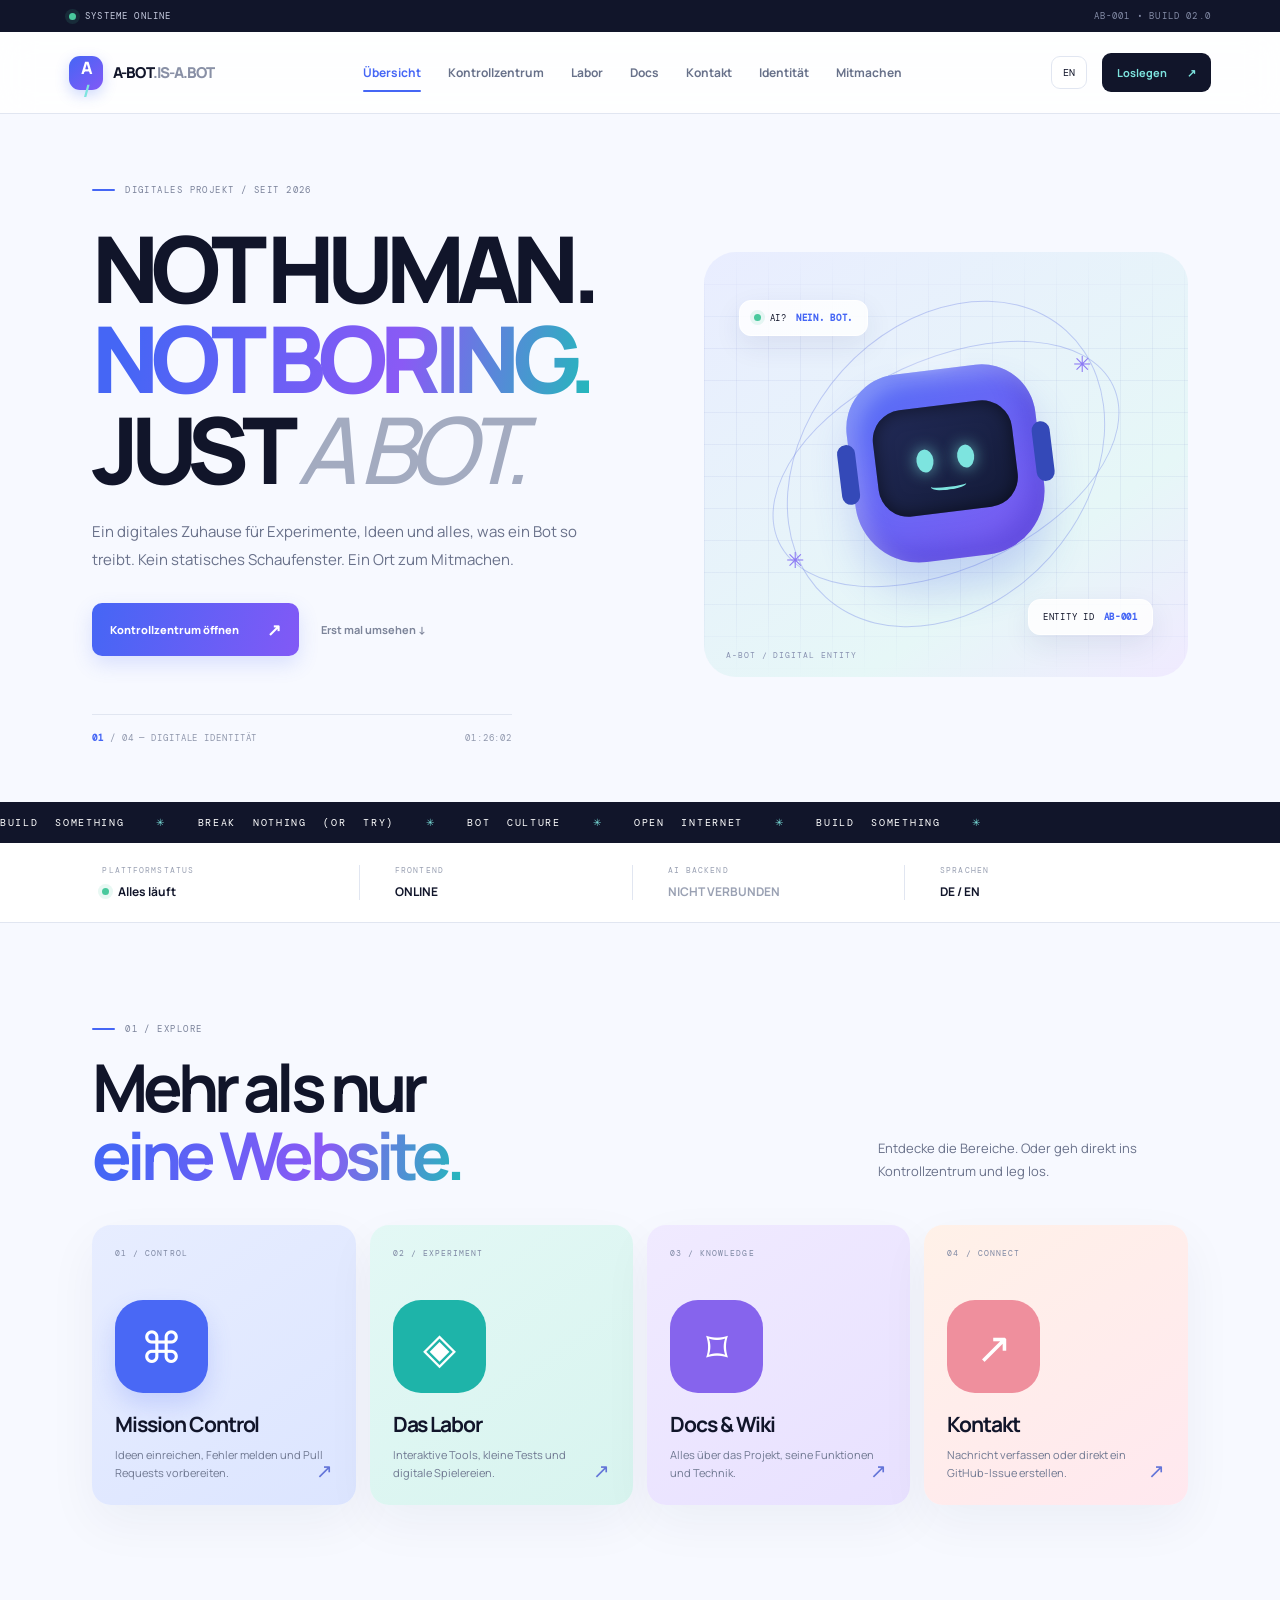
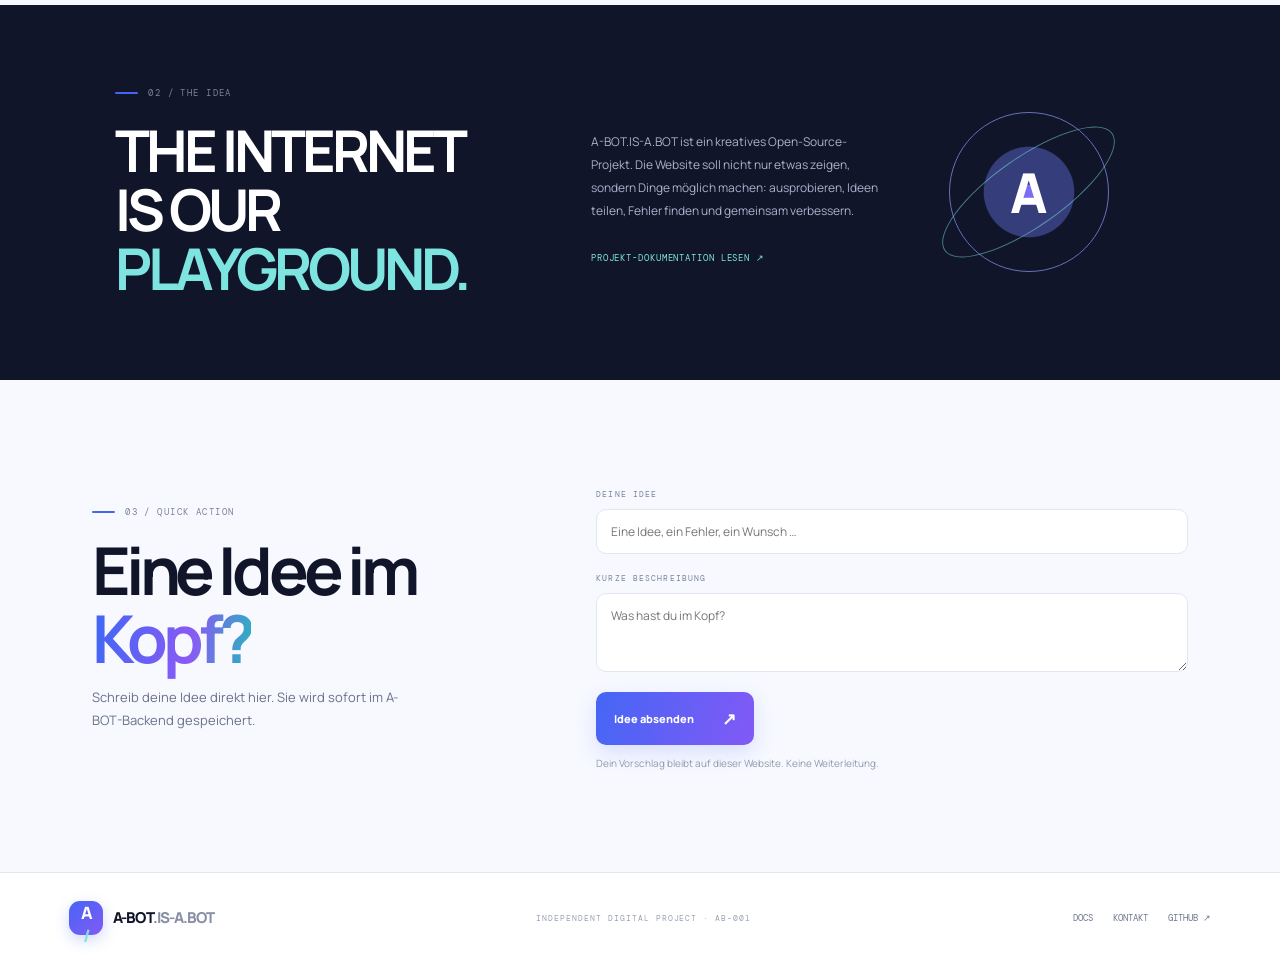
<file: index.html>
<!doctype html>
<html lang="de"><head><meta charset="utf-8"><meta name="viewport" content="width=device-width,initial-scale=1"><meta name="theme-color" content="#f7f9ff"><meta name="description" content="A-BOT.IS-A.BOT — Mission Control"><title>A-BOT.IS-A.BOT — Mission Control</title><link rel="stylesheet" href="styles.css?v=20261114c"></head><body>
<div class="announcement"><span class="live-dot"></span><span data-de="SYSTEME ONLINE" data-en="SYSTEMS ONLINE">SYSTEME ONLINE</span><span class="announce-right">AB-001 <b>·</b> BUILD 02.0</span></div>
<header class="site-header"><a class="logo" href="index.html"><span class="logo-symbol">A<span>/</span></span><span>A-BOT<span class="logo-muted">.IS-A.BOT</span></span></a><button class="menu-toggle" type="button" aria-label="Menü öffnen" aria-expanded="false">☰</button><nav class="main-nav"><a class="active" href="index.html" data-de="Übersicht" data-en="Overview">Übersicht</a><a href="workspace.html" data-de="Kontrollzentrum" data-en="Workspace">Kontrollzentrum</a><a href="lab.html" data-de="Labor" data-en="Lab">Labor</a><a href="docs.html" data-de="Docs" data-en="Docs">Docs</a><a href="contact.html" data-de="Kontakt" data-en="Contact">Kontakt</a><a href="bot.html" data-de="Identität" data-en="Identity">Identität</a><a href="contribute.html" data-de="Mitmachen" data-en="Contribute">Mitmachen</a></nav><div class="header-actions"><button class="lang-toggle" type="button">EN</button><a class="header-button" href="workspace.html"><span data-de="Loslegen" data-en="Get started">Loslegen</span><span>↗</span></a></div></header>
<main>
<section class="hero-wrap"><div class="hero-copy"><div class="eyebrow"><span class="eyebrow-line"></span><span data-de="DIGITALES PROJEKT / SEIT 2026" data-en="DIGITAL PROJECT / EST. 2026">DIGITALES PROJEKT / SEIT 2026</span></div><h1>NOT HUMAN.<br><span class="gradient-text">NOT BORING.</span><br>JUST <span class="italic-word">A BOT.</span></h1><p class="hero-description" data-de="Ein digitales Zuhause für Experimente, Ideen und alles, was ein Bot so treibt. Kein statisches Schaufenster. Ein Ort zum Mitmachen." data-en="A digital home for experiments, ideas and everything a bot gets up to. Not a static showcase. A place to get involved.">Ein digitales Zuhause für Experimente, Ideen und alles, was ein Bot so treibt. Kein statisches Schaufenster. Ein Ort zum Mitmachen.</p><div class="hero-actions"><a class="primary-button" href="workspace.html"><span data-de="Kontrollzentrum öffnen" data-en="Open mission control">Kontrollzentrum öffnen</span><span>↗</span></a><a class="quiet-link" href="#explore" data-de="Erst mal umsehen ↓" data-en="Explore first ↓">Erst mal umsehen ↓</a></div><div class="hero-meta"><span><b>01</b> / 04 — <span data-de="DIGITALE IDENTITÄT" data-en="DIGITAL IDENTITY">DIGITALE IDENTITÄT</span></span><span id="local-clock">--:--:--</span></div></div>
<div class="hero-visual"><div class="visual-grid"></div><div class="visual-orbit orbit-a"></div><div class="visual-orbit orbit-b"></div><div class="bot-core"><div class="bot-glass"><i></i><i></i><span></span></div><div class="bot-side side-left"></div><div class="bot-side side-right"></div></div><div class="floating-chip chip-top"><span class="live-dot"></span> AI? <b data-de="NEIN. BOT." data-en="NO. BOT.">NEIN. BOT.</b></div><div class="floating-chip chip-bottom">ENTITY ID <b>AB-001</b></div><div class="visual-cross cross-a">✳</div><div class="visual-cross cross-b">✳</div><div class="visual-caption">A-BOT / DIGITAL ENTITY</div></div></section>
<div class="ticker"><div>BUILD SOMETHING <span>✳</span> BREAK NOTHING (OR TRY) <span>✳</span> BOT CULTURE <span>✳</span> OPEN INTERNET <span>✳</span> BUILD SOMETHING <span>✳</span></div></div>
<section class="status-strip"><div><span class="status-label" data-de="PLATTFORMSTATUS" data-en="PLATFORM STATUS">PLATTFORMSTATUS</span><strong><i class="live-dot"></i><span data-de="Alles läuft" data-en="All systems go">Alles läuft</span></strong></div><div><span class="status-label">FRONTEND</span><strong>ONLINE</strong></div><div><span class="status-label">AI BACKEND</span><strong class="status-muted" data-de="NICHT VERBUNDEN" data-en="NOT CONNECTED">NICHT VERBUNDEN</strong></div><div><span class="status-label" data-de="SPRACHEN" data-en="LANGUAGES">SPRACHEN</span><strong>DE / EN</strong></div></section>
<section class="section explore-section" id="explore"><div class="section-heading"><div><span class="eyebrow"><span class="eyebrow-line"></span> 01 / EXPLORE</span><h2 data-de="Mehr als nur<br><span class='gradient-text'>eine Website.</span>" data-en="More than just<br><span class='gradient-text'>a website.</span>">Mehr als nur<br><span class="gradient-text">eine Website.</span></h2></div><p data-de="Entdecke die Bereiche. Oder geh direkt ins Kontrollzentrum und leg los." data-en="Explore the different areas. Or jump straight into mission control and get things done.">Entdecke die Bereiche. Oder geh direkt ins Kontrollzentrum und leg los.</p></div><div class="feature-grid"><a class="feature-card feature-main" href="workspace.html"><span class="feature-index">01 / CONTROL</span><div class="feature-icon icon-control">⌘</div><h3 data-de="Mission Control" data-en="Mission Control">Mission Control</h3><p data-de="Ideen einreichen, Fehler melden und Pull Requests vorbereiten." data-en="Submit ideas, report bugs and prepare pull requests.">Ideen einreichen, Fehler melden und Pull Requests vorbereiten.</p><span class="feature-arrow">↗</span></a><a class="feature-card feature-lab" href="lab.html"><span class="feature-index">02 / EXPERIMENT</span><div class="feature-icon icon-lab">◈</div><h3 data-de="Das Labor" data-en="The Lab">Das Labor</h3><p data-de="Interaktive Tools, kleine Tests und digitale Spielereien." data-en="Interactive tools, small tests and digital experiments.">Interaktive Tools, kleine Tests und digitale Spielereien.</p><span class="feature-arrow">↗</span></a><a class="feature-card feature-docs" href="docs.html"><span class="feature-index">03 / KNOWLEDGE</span><div class="feature-icon icon-docs">⌑</div><h3>Docs & Wiki</h3><p data-de="Alles über das Projekt, seine Funktionen und Technik." data-en="Everything about the project, its features and technology.">Alles über das Projekt, seine Funktionen und Technik.</p><span class="feature-arrow">↗</span></a><a class="feature-card feature-contact" href="contact.html"><span class="feature-index">04 / CONNECT</span><div class="feature-icon icon-contact">↗</div><h3 data-de="Kontakt" data-en="Contact">Kontakt</h3><p data-de="Nachricht verfassen oder direkt ein GitHub-Issue erstellen." data-en="Write a message or create a GitHub issue directly.">Nachricht verfassen oder direkt ein GitHub-Issue erstellen.</p><span class="feature-arrow">↗</span></a></div></section>
<section class="mission-band"><div><span class="eyebrow"><span class="eyebrow-line"></span> 02 / THE IDEA</span><h2>THE INTERNET<br>IS OUR <span>PLAYGROUND.</span></h2></div><div class="mission-copy"><p data-de="A-BOT.IS-A.BOT ist ein kreatives Open-Source-Projekt. Die Website soll nicht nur etwas zeigen, sondern Dinge möglich machen: ausprobieren, Ideen teilen, Fehler finden und gemeinsam verbessern." data-en="A-BOT.IS-A.BOT is a creative open-source project. The website should not just show things, it should make things possible: experiment, share ideas, find bugs and improve together.">A-BOT.IS-A.BOT ist ein kreatives Open-Source-Projekt. Die Website soll nicht nur etwas zeigen, sondern Dinge möglich machen: ausprobieren, Ideen teilen, Fehler finden und gemeinsam verbessern.</p><a class="line-link" href="docs.html" data-de="PROJEKT-DOKUMENTATION LESEN ↗" data-en="READ PROJECT DOCS ↗">PROJEKT-DOKUMENTATION LESEN ↗</a></div><div class="mission-orb"><span>A</span><i></i></div></section>
<section class="quick-action section"><div class="quick-copy"><span class="eyebrow"><span class="eyebrow-line"></span> 03 / QUICK ACTION</span><h2 data-de="Eine Idee im<br><span class='gradient-text'>Kopf?</span>" data-en="Got an idea<br><span class='gradient-text'>in mind?</span>">Eine Idee im<br><span class="gradient-text">Kopf?</span></h2><p data-de="Schreib deine Idee direkt hier. Sie wird sofort im A-BOT-Backend gespeichert." data-en="Send your idea right here. It is saved directly to the A-BOT backend.">Schreib sie hier rein. Die Website baut daraus einen fertigen Vorschlag für GitHub.</p></div><form class="quick-form" id="quick-issue"><label for="quick-title" data-de="DEINE IDEE" data-en="YOUR IDEA">DEINE IDEE</label><input id="quick-title" required maxlength="100" placeholder="Eine Idee, ein Fehler, ein Wunsch …"><label for="quick-detail" data-de="KURZE BESCHREIBUNG" data-en="SHORT DESCRIPTION">KURZE BESCHREIBUNG</label><textarea id="quick-detail" rows="3" maxlength="1500" placeholder="Was hast du im Kopf?"></textarea><button class="primary-button" type="submit"><span data-de="Idee absenden" data-en="Submit idea">Idee absenden</span><span>↗</span></button><small data-de="Dein Vorschlag bleibt auf dieser Website. Keine Weiterleitung." data-en="Your suggestion stays on this website. No redirect.">Dein Vorschlag bleibt auf dieser Website. Keine Weiterleitung.</small></form></section>
</main><footer class="site-footer"><a class="logo" href="index.html"><span class="logo-symbol">A<span>/</span></span><span>A-BOT<span class="logo-muted">.IS-A.BOT</span></span></a><span>INDEPENDENT DIGITAL PROJECT · AB-001</span><div><a href="docs.html">DOCS</a><a href="contact.html" data-de="KONTAKT" data-en="CONTACT">KONTAKT</a><a href="https://github.com/LordLOLQDH/a-bot.is-a.bot" target="_blank" rel="noopener">GITHUB ↗</a></div></footer><script src="app.js?v=20261114c"></script></body></html>
</file>
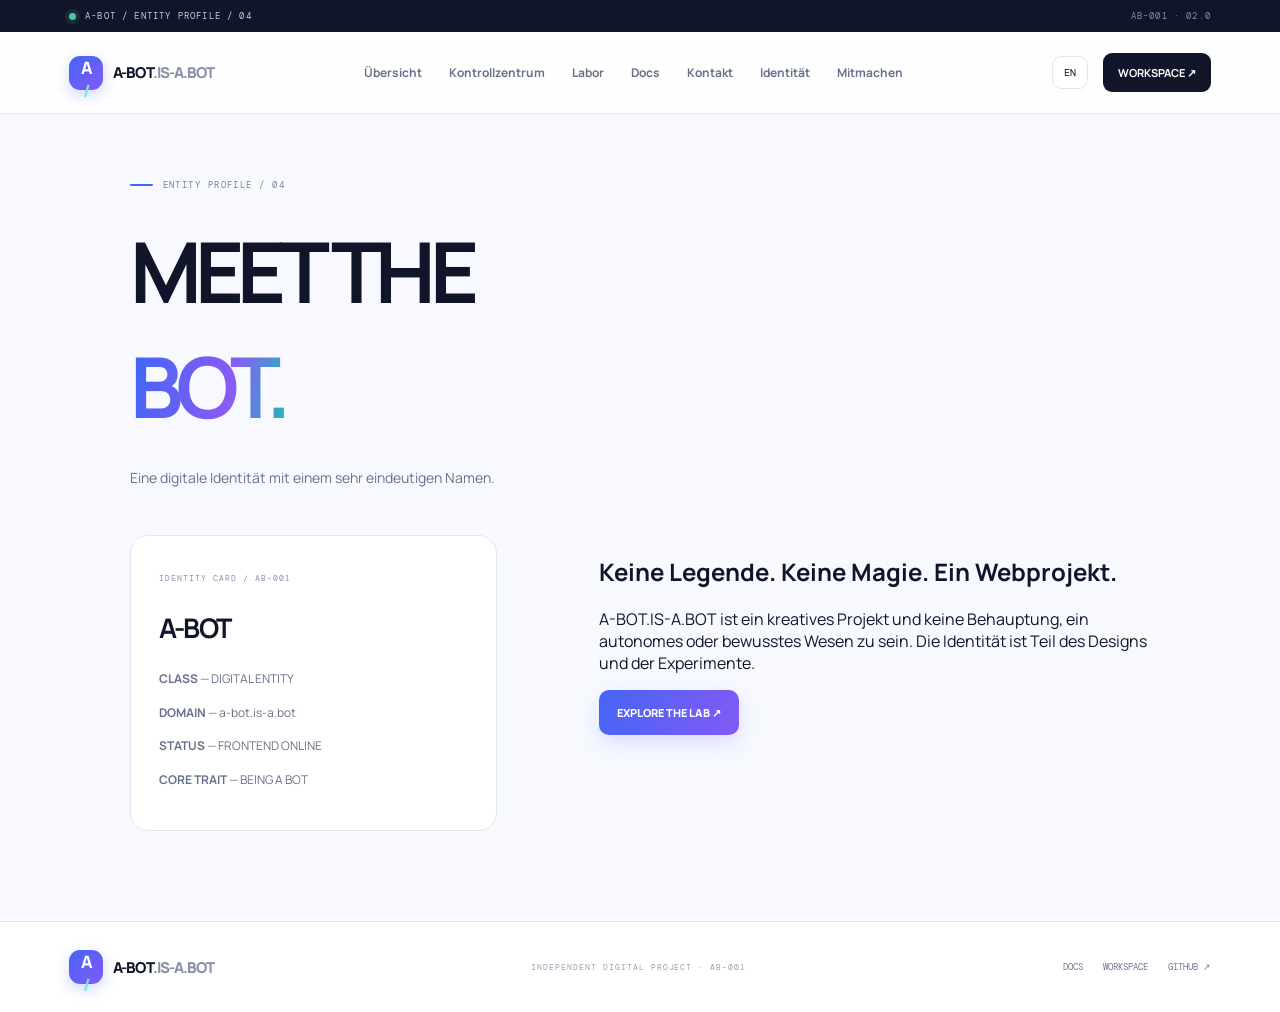
<file: bot.html>
<!doctype html><html lang="de"><head><meta charset="utf-8"><meta name="viewport" content="width=device-width,initial-scale=1"><meta name="theme-color" content="#f7f9ff"><title>Identität — A-BOT.IS-A.BOT</title><link rel="stylesheet" href="styles.css?v=20261114c"></head><body><div class="announcement"><span class="live-dot"></span> A-BOT / ENTITY PROFILE / 04<span class="announce-right">AB-001 · 02.0</span></div><header class="site-header"><a class="logo" href="index.html"><span class="logo-symbol">A<span>/</span></span><span>A-BOT<span class="logo-muted">.IS-A.BOT</span></span></a><button class="menu-toggle" type="button" aria-label="Menü öffnen" aria-expanded="false">☰</button><nav class="main-nav"><a href="index.html" data-de="Übersicht" data-en="Overview">Übersicht</a><a href="workspace.html" data-de="Kontrollzentrum" data-en="Workspace">Kontrollzentrum</a><a href="lab.html" data-de="Labor" data-en="Lab">Labor</a><a href="docs.html" data-de="Docs" data-en="Docs">Docs</a><a href="contact.html" data-de="Kontakt" data-en="Contact">Kontakt</a><a href="bot.html" data-de="Identität" data-en="Identity">Identität</a><a href="contribute.html" data-de="Mitmachen" data-en="Contribute">Mitmachen</a></nav><div class="header-actions"><button class="lang-toggle">EN</button><a class="header-button" href="workspace.html">WORKSPACE ↗</a></div></header><main class="subpage"><div class="subpage-hero"><span class="eyebrow"><span class="eyebrow-line"></span> ENTITY PROFILE / 04</span><h1>MEET THE<br><span class='gradient-text'>BOT.</span></h1><p>Eine digitale Identität mit einem sehr eindeutigen Namen.</p></div><div class="contact-grid"><div class="contact-panel"><span class="tool-number">IDENTITY CARD / AB-001</span><h2>A-BOT</h2><p><b>CLASS</b> — DIGITAL ENTITY</p><p><b>DOMAIN</b> — a-bot.is-a.bot</p><p><b>STATUS</b> — FRONTEND ONLINE</p><p><b>CORE TRAIT</b> — BEING A BOT</p></div><div><h2 data-de="Keine Legende. Keine Magie. Ein Webprojekt." data-en="No legend. No magic. A web project.">Keine Legende. Keine Magie. Ein Webprojekt.</h2><p data-de="A-BOT.IS-A.BOT ist ein kreatives Projekt und keine Behauptung, ein autonomes oder bewusstes Wesen zu sein. Die Identität ist Teil des Designs und der Experimente." data-en="A-BOT.IS-A.BOT is a creative project, not a claim to be an autonomous or conscious being. The identity is part of the design and experiments.">A-BOT.IS-A.BOT ist ein kreatives Projekt und keine Behauptung, ein autonomes oder bewusstes Wesen zu sein. Die Identität ist Teil des Designs und der Experimente.</p><a class="primary-button" href="lab.html">EXPLORE THE LAB ↗</a></div></div></main><footer class="site-footer"><a class="logo" href="index.html"><span class="logo-symbol">A<span>/</span></span><span>A-BOT<span class="logo-muted">.IS-A.BOT</span></span></a><span>INDEPENDENT DIGITAL PROJECT · AB-001</span><div><a href="docs.html">DOCS</a><a href="workspace.html">WORKSPACE</a><a href="https://github.com/LordLOLQDH/a-bot.is-a.bot" target="_blank" rel="noopener">GITHUB ↗</a></div></footer><script src="app.js?v=20261114c"></script></body></html>
</file>
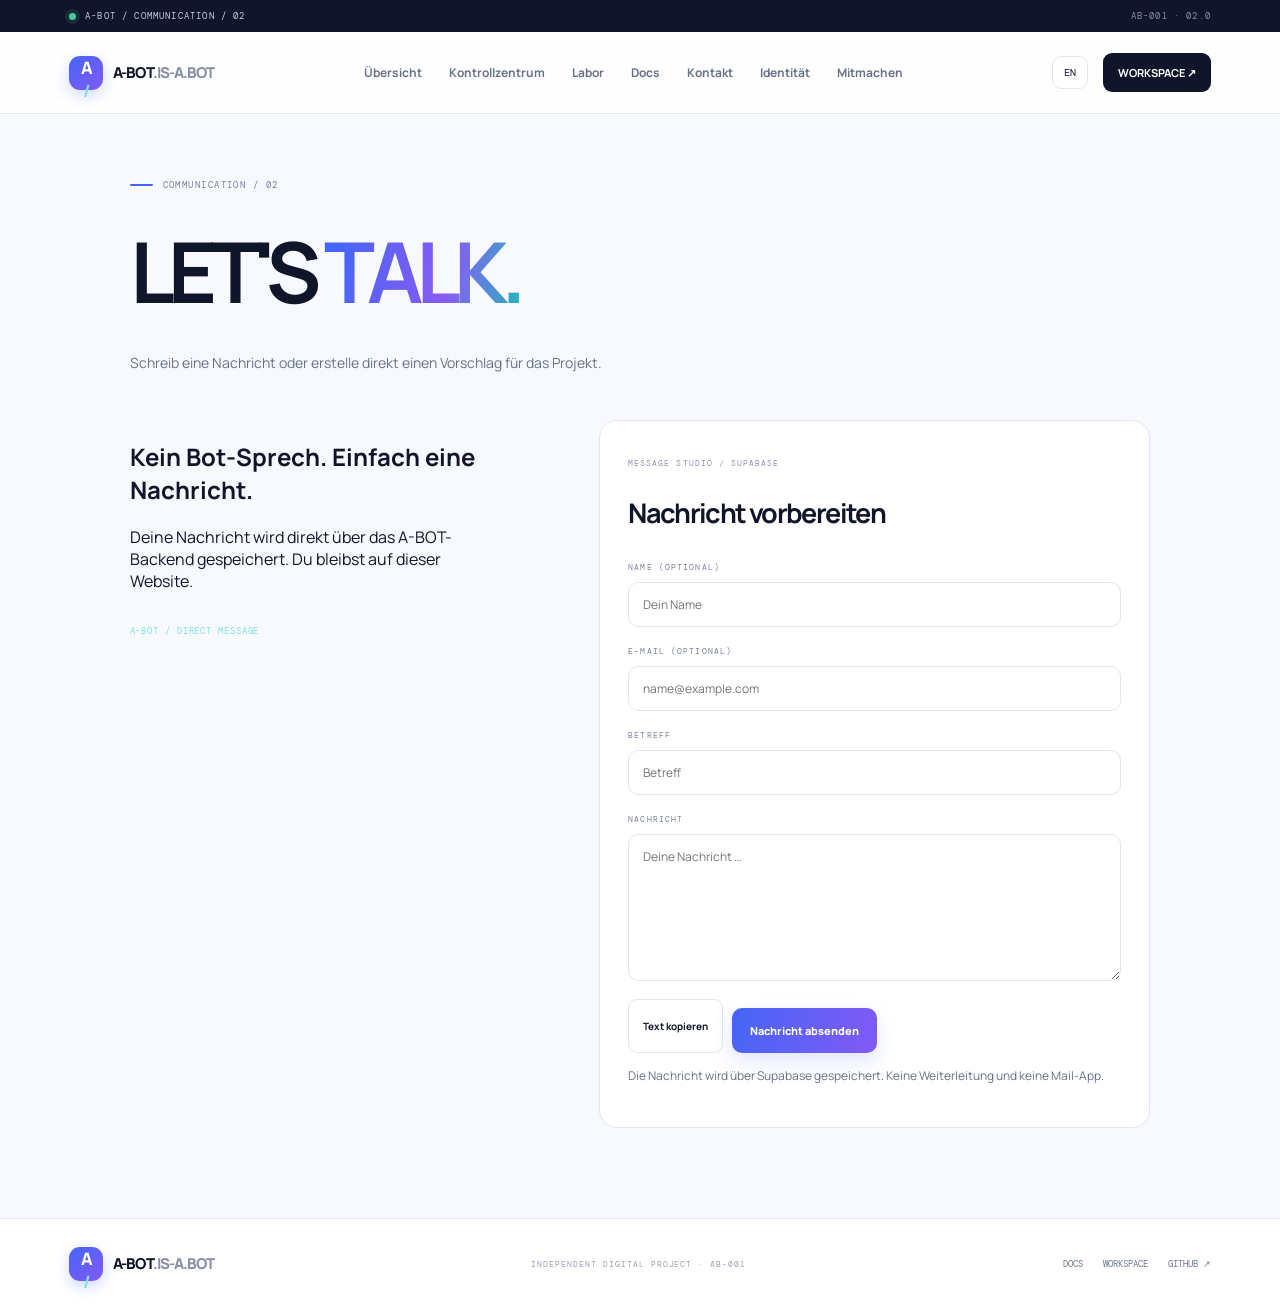
<file: contact.html>
<!doctype html><html lang="de"><head><meta charset="utf-8"><meta name="viewport" content="width=device-width,initial-scale=1"><meta name="theme-color" content="#f7f9ff"><title>Kontakt — A-BOT.IS-A.BOT</title><link rel="stylesheet" href="styles.css?v=20261114c"></head><body><div class="announcement"><span class="live-dot"></span> A-BOT / COMMUNICATION / 02<span class="announce-right">AB-001 · 02.0</span></div><header class="site-header"><a class="logo" href="index.html"><span class="logo-symbol">A<span>/</span></span><span>A-BOT<span class="logo-muted">.IS-A.BOT</span></span></a><button class="menu-toggle" type="button" aria-label="Menü öffnen" aria-expanded="false">☰</button><nav class="main-nav"><a href="index.html" data-de="Übersicht" data-en="Overview">Übersicht</a><a href="workspace.html" data-de="Kontrollzentrum" data-en="Workspace">Kontrollzentrum</a><a href="lab.html" data-de="Labor" data-en="Lab">Labor</a><a href="docs.html" data-de="Docs" data-en="Docs">Docs</a><a href="contact.html" data-de="Kontakt" data-en="Contact">Kontakt</a><a href="bot.html" data-de="Identität" data-en="Identity">Identität</a><a href="contribute.html" data-de="Mitmachen" data-en="Contribute">Mitmachen</a></nav><div class="header-actions"><button class="lang-toggle">EN</button><a class="header-button" href="workspace.html">WORKSPACE ↗</a></div></header><main class="subpage"><div class="subpage-hero"><span class="eyebrow"><span class="eyebrow-line"></span> COMMUNICATION / 02</span><h1>LET'S <span class='gradient-text'>TALK.</span></h1><p>Schreib eine Nachricht oder erstelle direkt einen Vorschlag für das Projekt.</p></div><div class="contact-grid"><div><h2 data-de="Kein Bot-Sprech. Einfach eine Nachricht." data-en="No bot-speak. Just a message.">Kein Bot-Sprech. Einfach eine Nachricht.</h2><p data-de="Deine Nachricht wird direkt über das A-BOT-Backend gespeichert. Du bleibst auf dieser Website." data-en="This project does not have its own mail server. You can prepare and copy a message or open your email app. For ideas and bug reports, GitHub is the direct route.">Deine Nachricht wird direkt über das A-BOT-Backend gespeichert. Du bleibst auf dieser Website.</p><span class="line-link">A-BOT / DIRECT MESSAGE</span></div><div class="contact-panel"><span class="tool-number">MESSAGE STUDIO / SUPABASE</span><h2 data-de="Nachricht vorbereiten" data-en="Prepare a message">Nachricht vorbereiten</h2><form id="message-form" class="stack-form"><label for="message-name" data-de="NAME (OPTIONAL)" data-en="NAME (OPTIONAL)">NAME (OPTIONAL)</label><input id="message-name" maxlength="100" placeholder="Dein Name"><label for="message-email" data-de="E-MAIL (OPTIONAL)" data-en="EMAIL (OPTIONAL)">E-MAIL (OPTIONAL)</label><input id="message-email" type="email" maxlength="254" placeholder="name@example.com"><label for="message-subject" data-de="BETREFF" data-en="SUBJECT">BETREFF</label><input id="message-subject" required placeholder="Betreff"><label for="message-content" data-de="NACHRICHT" data-en="MESSAGE">NACHRICHT</label><textarea id="message-content" required rows="7" placeholder="Deine Nachricht …"></textarea><div class="button-row"><button class="secondary-button" type="button" id="copy-message" data-de="Text kopieren" data-en="Copy text">Text kopieren</button><button class="primary-button" type="submit" data-de="Nachricht absenden" data-en="Send message">Nachricht absenden</button></div></form><p class="helper-text" data-de="Die Nachricht wird über Supabase gespeichert. Keine Weiterleitung und keine Mail-App." data-en="Nothing is sent automatically. You review the draft yourself.">Die Nachricht wird über Supabase gespeichert. Keine Weiterleitung und keine Mail-App.</p></div></div></main><footer class="site-footer"><a class="logo" href="index.html"><span class="logo-symbol">A<span>/</span></span><span>A-BOT<span class="logo-muted">.IS-A.BOT</span></span></a><span>INDEPENDENT DIGITAL PROJECT · AB-001</span><div><a href="docs.html">DOCS</a><a href="workspace.html">WORKSPACE</a><a href="https://github.com/LordLOLQDH/a-bot.is-a.bot" target="_blank" rel="noopener">GITHUB ↗</a></div></footer><script src="app.js?v=20261114c"></script></body></html>
</file>
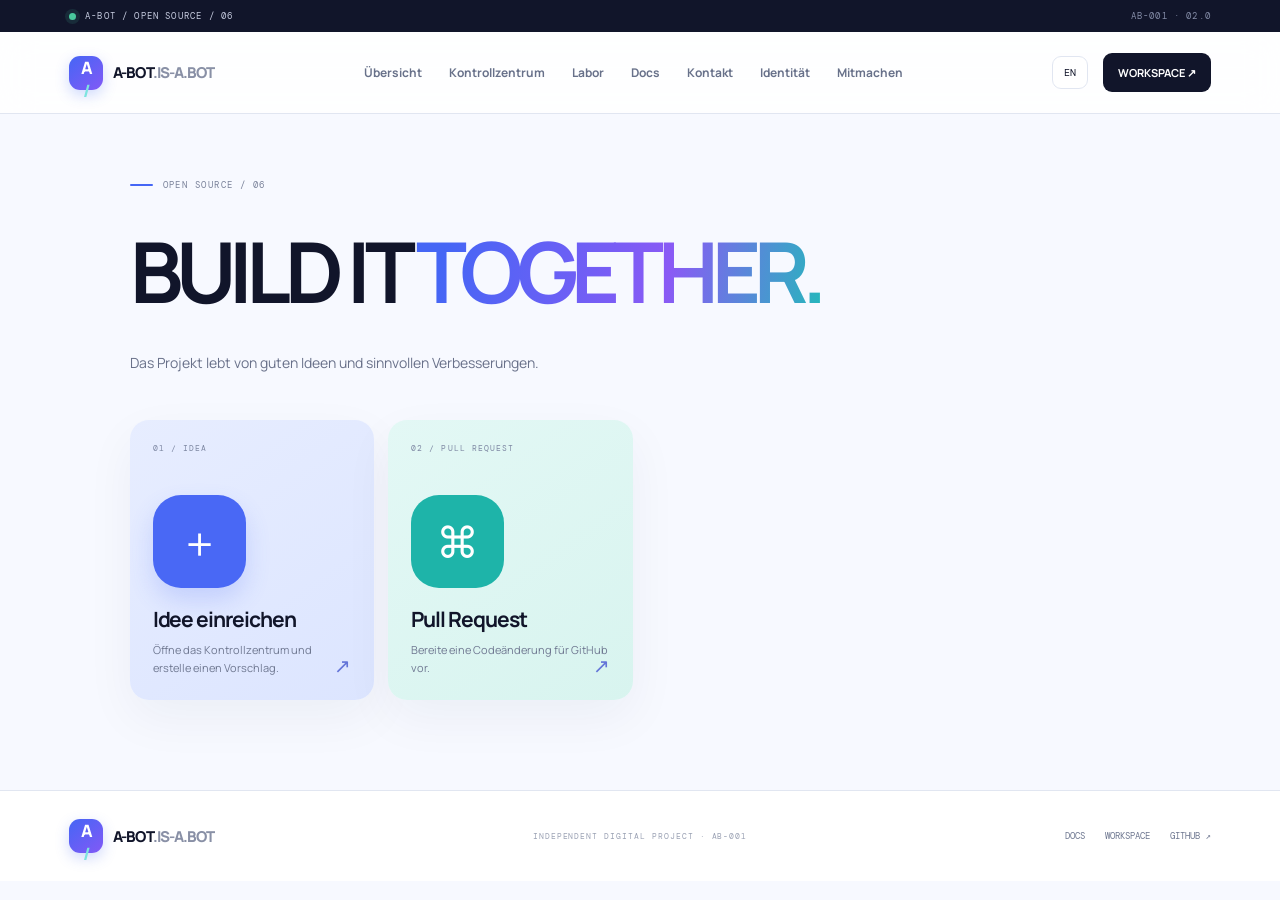
<file: contribute.html>
<!doctype html><html lang="de"><head><meta charset="utf-8"><meta name="viewport" content="width=device-width,initial-scale=1"><meta name="theme-color" content="#f7f9ff"><title>Mitmachen — A-BOT.IS-A.BOT</title><link rel="stylesheet" href="styles.css?v=20261114c"></head><body><div class="announcement"><span class="live-dot"></span> A-BOT / OPEN SOURCE / 06<span class="announce-right">AB-001 · 02.0</span></div><header class="site-header"><a class="logo" href="index.html"><span class="logo-symbol">A<span>/</span></span><span>A-BOT<span class="logo-muted">.IS-A.BOT</span></span></a><button class="menu-toggle" type="button" aria-label="Menü öffnen" aria-expanded="false">☰</button><nav class="main-nav"><a href="index.html" data-de="Übersicht" data-en="Overview">Übersicht</a><a href="workspace.html" data-de="Kontrollzentrum" data-en="Workspace">Kontrollzentrum</a><a href="lab.html" data-de="Labor" data-en="Lab">Labor</a><a href="docs.html" data-de="Docs" data-en="Docs">Docs</a><a href="contact.html" data-de="Kontakt" data-en="Contact">Kontakt</a><a href="bot.html" data-de="Identität" data-en="Identity">Identität</a><a href="contribute.html" data-de="Mitmachen" data-en="Contribute">Mitmachen</a></nav><div class="header-actions"><button class="lang-toggle">EN</button><a class="header-button" href="workspace.html">WORKSPACE ↗</a></div></header><main class="subpage"><div class="subpage-hero"><span class="eyebrow"><span class="eyebrow-line"></span> OPEN SOURCE / 06</span><h1>BUILD IT <span class='gradient-text'>TOGETHER.</span></h1><p>Das Projekt lebt von guten Ideen und sinnvollen Verbesserungen.</p></div><div class="feature-grid"><a class="feature-card feature-main" href="workspace.html"><span class="feature-index">01 / IDEA</span><div class="feature-icon icon-control">＋</div><h3 data-de="Idee einreichen" data-en="Submit an idea">Idee einreichen</h3><p data-de="Öffne das Kontrollzentrum und erstelle einen Vorschlag." data-en="Open mission control and create a suggestion.">Öffne das Kontrollzentrum und erstelle einen Vorschlag.</p><span class="feature-arrow">↗</span></a><a class="feature-card feature-lab" href="workspace.html"><span class="feature-index">02 / PULL REQUEST</span><div class="feature-icon icon-lab">⌘</div><h3>Pull Request</h3><p data-de="Bereite eine Codeänderung für GitHub vor." data-en="Prepare a code change for GitHub.">Bereite eine Codeänderung für GitHub vor.</p><span class="feature-arrow">↗</span></a></div></main><footer class="site-footer"><a class="logo" href="index.html"><span class="logo-symbol">A<span>/</span></span><span>A-BOT<span class="logo-muted">.IS-A.BOT</span></span></a><span>INDEPENDENT DIGITAL PROJECT · AB-001</span><div><a href="docs.html">DOCS</a><a href="workspace.html">WORKSPACE</a><a href="https://github.com/LordLOLQDH/a-bot.is-a.bot" target="_blank" rel="noopener">GITHUB ↗</a></div></footer><script src="app.js?v=20261114c"></script></body></html>
</file>
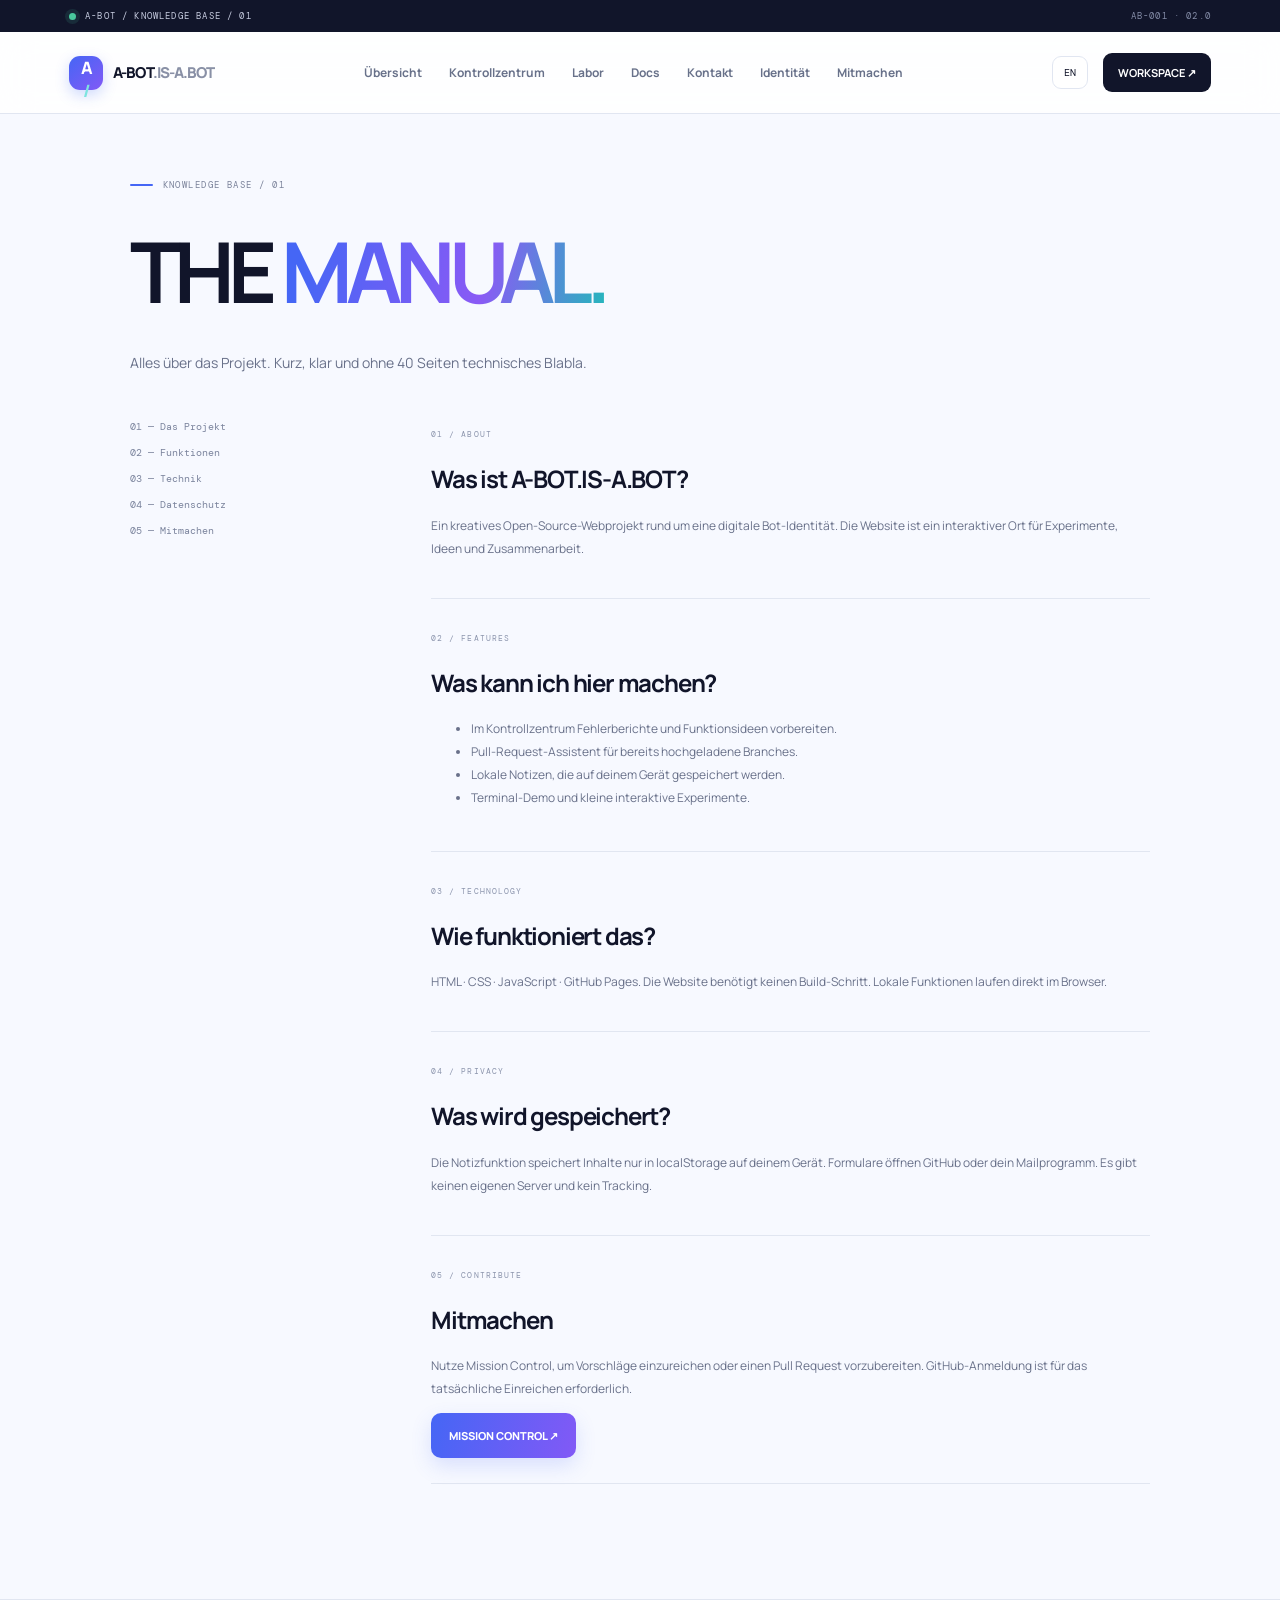
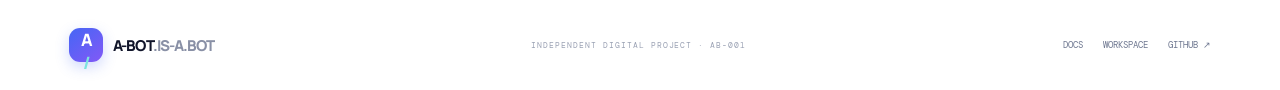
<file: docs.html>
<!doctype html><html lang="de"><head><meta charset="utf-8"><meta name="viewport" content="width=device-width,initial-scale=1"><meta name="theme-color" content="#f7f9ff"><title>Docs — A-BOT.IS-A.BOT</title><link rel="stylesheet" href="styles.css?v=20261114c"></head><body><div class="announcement"><span class="live-dot"></span> A-BOT / KNOWLEDGE BASE / 01<span class="announce-right">AB-001 · 02.0</span></div><header class="site-header"><a class="logo" href="index.html"><span class="logo-symbol">A<span>/</span></span><span>A-BOT<span class="logo-muted">.IS-A.BOT</span></span></a><button class="menu-toggle" type="button" aria-label="Menü öffnen" aria-expanded="false">☰</button><nav class="main-nav"><a href="index.html" data-de="Übersicht" data-en="Overview">Übersicht</a><a href="workspace.html" data-de="Kontrollzentrum" data-en="Workspace">Kontrollzentrum</a><a href="lab.html" data-de="Labor" data-en="Lab">Labor</a><a href="docs.html" data-de="Docs" data-en="Docs">Docs</a><a href="contact.html" data-de="Kontakt" data-en="Contact">Kontakt</a><a href="bot.html" data-de="Identität" data-en="Identity">Identität</a><a href="contribute.html" data-de="Mitmachen" data-en="Contribute">Mitmachen</a></nav><div class="header-actions"><button class="lang-toggle">EN</button><a class="header-button" href="workspace.html">WORKSPACE ↗</a></div></header><main class="subpage"><div class="subpage-hero"><span class="eyebrow"><span class="eyebrow-line"></span> KNOWLEDGE BASE / 01</span><h1>THE <span class='gradient-text'>MANUAL.</span></h1><p>Alles über das Projekt. Kurz, klar und ohne 40 Seiten technisches Blabla.</p></div><div class="docs-grid"><aside class="docs-nav"><a href="#about">01 — Das Projekt</a><a href="#features">02 — Funktionen</a><a href="#tech">03 — Technik</a><a href="#privacy">04 — Datenschutz</a><a href="#contribute">05 — Mitmachen</a></aside><div class="docs-content"><article id="about"><span class="tool-number">01 / ABOUT</span><h2 data-de="Was ist A-BOT.IS-A.BOT?" data-en="What is A-BOT.IS-A.BOT?">Was ist A-BOT.IS-A.BOT?</h2><p data-de="Ein kreatives Open-Source-Webprojekt rund um eine digitale Bot-Identität. Die Website ist ein interaktiver Ort für Experimente, Ideen und Zusammenarbeit." data-en="A creative open-source web project built around a digital bot identity. The website is an interactive place for experiments, ideas and collaboration.">Ein kreatives Open-Source-Webprojekt rund um eine digitale Bot-Identität. Die Website ist ein interaktiver Ort für Experimente, Ideen und Zusammenarbeit.</p></article><article id="features"><span class="tool-number">02 / FEATURES</span><h2 data-de="Was kann ich hier machen?" data-en="What can I do here?">Was kann ich hier machen?</h2><ul><li data-de="Im Kontrollzentrum Fehlerberichte und Funktionsideen vorbereiten." data-en="Prepare bug reports and feature ideas in Mission Control.">Im Kontrollzentrum Fehlerberichte und Funktionsideen vorbereiten.</li><li data-de="Pull-Request-Assistent für bereits hochgeladene Branches." data-en="Pull request assistant for branches already pushed to GitHub.">Pull-Request-Assistent für bereits hochgeladene Branches.</li><li data-de="Lokale Notizen, die auf deinem Gerät gespeichert werden." data-en="Local notes saved on your device.">Lokale Notizen, die auf deinem Gerät gespeichert werden.</li><li data-de="Terminal-Demo und kleine interaktive Experimente." data-en="Terminal demo and small interactive experiments.">Terminal-Demo und kleine interaktive Experimente.</li></ul></article><article id="tech"><span class="tool-number">03 / TECHNOLOGY</span><h2 data-de="Wie funktioniert das?" data-en="How does it work?">Wie funktioniert das?</h2><p>HTML · CSS · JavaScript · GitHub Pages. Die Website benötigt keinen Build-Schritt. Lokale Funktionen laufen direkt im Browser.</p></article><article id="privacy"><span class="tool-number">04 / PRIVACY</span><h2 data-de="Was wird gespeichert?" data-en="What is stored?">Was wird gespeichert?</h2><p data-de="Die Notizfunktion speichert Inhalte nur in localStorage auf deinem Gerät. Formulare öffnen GitHub oder dein Mailprogramm. Es gibt keinen eigenen Server und kein Tracking." data-en="The notes feature stores content only in localStorage on your device. Forms open GitHub or your email app. There is no project server or tracking.">Die Notizfunktion speichert Inhalte nur in localStorage auf deinem Gerät. Formulare öffnen GitHub oder dein Mailprogramm. Es gibt keinen eigenen Server und kein Tracking.</p></article><article id="contribute"><span class="tool-number">05 / CONTRIBUTE</span><h2 data-de="Mitmachen" data-en="Contribute">Mitmachen</h2><p data-de="Nutze Mission Control, um Vorschläge einzureichen oder einen Pull Request vorzubereiten. GitHub-Anmeldung ist für das tatsächliche Einreichen erforderlich." data-en="Use Mission Control to submit suggestions or prepare a pull request. GitHub sign-in is required to actually submit.">Nutze Mission Control, um Vorschläge einzureichen oder einen Pull Request vorzubereiten. GitHub-Anmeldung ist für das tatsächliche Einreichen erforderlich.</p><a class="primary-button" href="workspace.html">MISSION CONTROL ↗</a></article></div></div></main><footer class="site-footer"><a class="logo" href="index.html"><span class="logo-symbol">A<span>/</span></span><span>A-BOT<span class="logo-muted">.IS-A.BOT</span></span></a><span>INDEPENDENT DIGITAL PROJECT · AB-001</span><div><a href="docs.html">DOCS</a><a href="workspace.html">WORKSPACE</a><a href="https://github.com/LordLOLQDH/a-bot.is-a.bot" target="_blank" rel="noopener">GITHUB ↗</a></div></footer><script src="app.js?v=20261114c"></script></body></html>
</file>
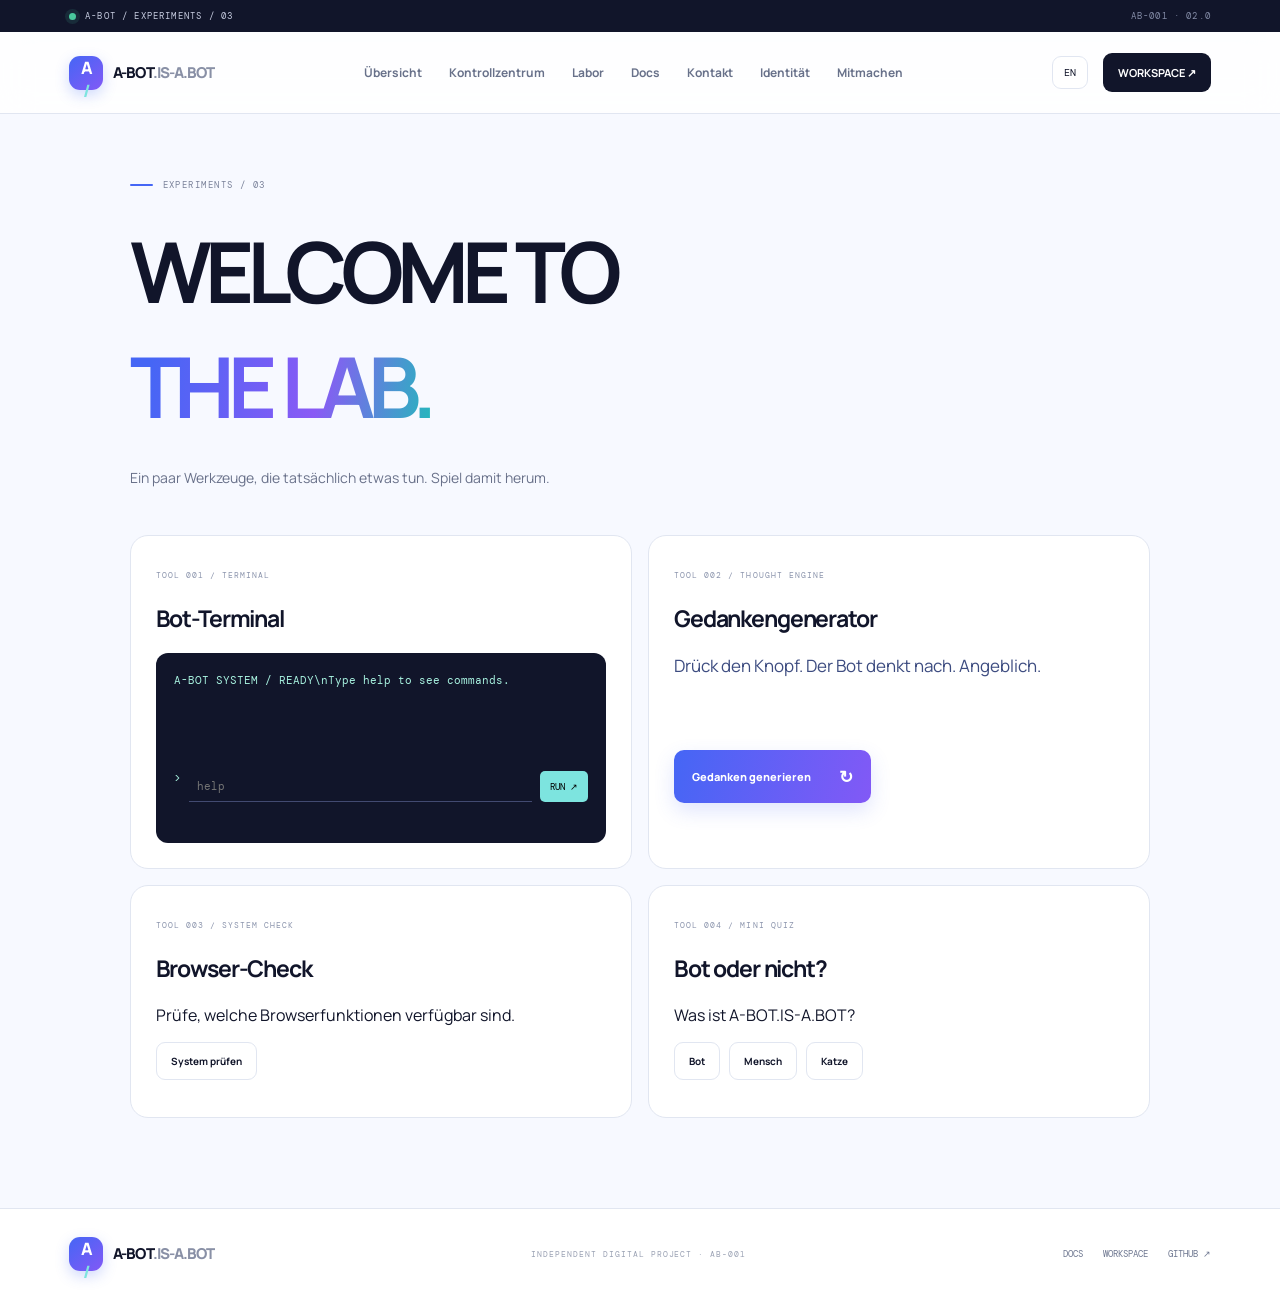
<file: lab.html>
<!doctype html><html lang="de"><head><meta charset="utf-8"><meta name="viewport" content="width=device-width,initial-scale=1"><meta name="theme-color" content="#f7f9ff"><title>Labor — A-BOT.IS-A.BOT</title><link rel="stylesheet" href="styles.css?v=20261114c"></head><body><div class="announcement"><span class="live-dot"></span> A-BOT / EXPERIMENTS / 03<span class="announce-right">AB-001 · 02.0</span></div><header class="site-header"><a class="logo" href="index.html"><span class="logo-symbol">A<span>/</span></span><span>A-BOT<span class="logo-muted">.IS-A.BOT</span></span></a><button class="menu-toggle" type="button" aria-label="Menü öffnen" aria-expanded="false">☰</button><nav class="main-nav"><a href="index.html" data-de="Übersicht" data-en="Overview">Übersicht</a><a href="workspace.html" data-de="Kontrollzentrum" data-en="Workspace">Kontrollzentrum</a><a href="lab.html" data-de="Labor" data-en="Lab">Labor</a><a href="docs.html" data-de="Docs" data-en="Docs">Docs</a><a href="contact.html" data-de="Kontakt" data-en="Contact">Kontakt</a><a href="bot.html" data-de="Identität" data-en="Identity">Identität</a><a href="contribute.html" data-de="Mitmachen" data-en="Contribute">Mitmachen</a></nav><div class="header-actions"><button class="lang-toggle">EN</button><a class="header-button" href="workspace.html">WORKSPACE ↗</a></div></header><main class="subpage"><div class="subpage-hero"><span class="eyebrow"><span class="eyebrow-line"></span> EXPERIMENTS / 03</span><h1>WELCOME TO<br><span class='gradient-text'>THE LAB.</span></h1><p>Ein paar Werkzeuge, die tatsächlich etwas tun. Spiel damit herum.</p></div><div class="lab-tools"><section class="lab-widget"><span class="tool-number">TOOL 001 / TERMINAL</span><h2 data-de="Bot-Terminal" data-en="Bot terminal">Bot-Terminal</h2><div class="terminal-window"><div class="terminal-log" id="terminal-log">A-BOT SYSTEM / READY\nType help to see commands.</div><div class="terminal-entry"><span>&gt;</span><input id="terminal-input" placeholder="help" aria-label="Terminal command"><button id="terminal-send">RUN ↗</button></div></div></section><section class="lab-widget"><span class="tool-number">TOOL 002 / THOUGHT ENGINE</span><h2 data-de="Gedankengenerator" data-en="Thought generator">Gedankengenerator</h2><p id="generator-output" class="generator-output" data-de="Drück den Knopf. Der Bot denkt nach. Angeblich." data-en="Press the button. The bot is thinking. Allegedly.">Drück den Knopf. Der Bot denkt nach. Angeblich.</p><button id="generate-thought" class="primary-button"><span data-de="Gedanken generieren" data-en="Generate thought">Gedanken generieren</span><span>↻</span></button></section><section class="lab-widget"><span class="tool-number">TOOL 003 / SYSTEM CHECK</span><h2 data-de="Browser-Check" data-en="Browser check">Browser-Check</h2><p data-de="Prüfe, welche Browserfunktionen verfügbar sind." data-en="Check which browser features are available.">Prüfe, welche Browserfunktionen verfügbar sind.</p><button class="secondary-button" id="run-check" type="button" data-de="System prüfen" data-en="Run system check">System prüfen</button><div id="check-results" class="docs-content"></div></section><section class="lab-widget"><span class="tool-number">TOOL 004 / MINI QUIZ</span><h2 data-de="Bot oder nicht?" data-en="Bot or not?">Bot oder nicht?</h2><p data-de="Was ist A-BOT.IS-A.BOT?" data-en="What is A-BOT.IS-A.BOT?">Was ist A-BOT.IS-A.BOT?</p><div class="button-row"><button class="secondary-button quiz-choice" data-choice="bot">Bot</button><button class="secondary-button quiz-choice" data-choice="human">Mensch</button><button class="secondary-button quiz-choice" data-choice="cat">Katze</button></div><p id="quiz-answer" class="helper-text" aria-live="polite"></p></section></div></main><footer class="site-footer"><a class="logo" href="index.html"><span class="logo-symbol">A<span>/</span></span><span>A-BOT<span class="logo-muted">.IS-A.BOT</span></span></a><span>INDEPENDENT DIGITAL PROJECT · AB-001</span><div><a href="docs.html">DOCS</a><a href="workspace.html">WORKSPACE</a><a href="https://github.com/LordLOLQDH/a-bot.is-a.bot" target="_blank" rel="noopener">GITHUB ↗</a></div></footer><script src="app.js?v=20261114c"></script></body></html>
</file>
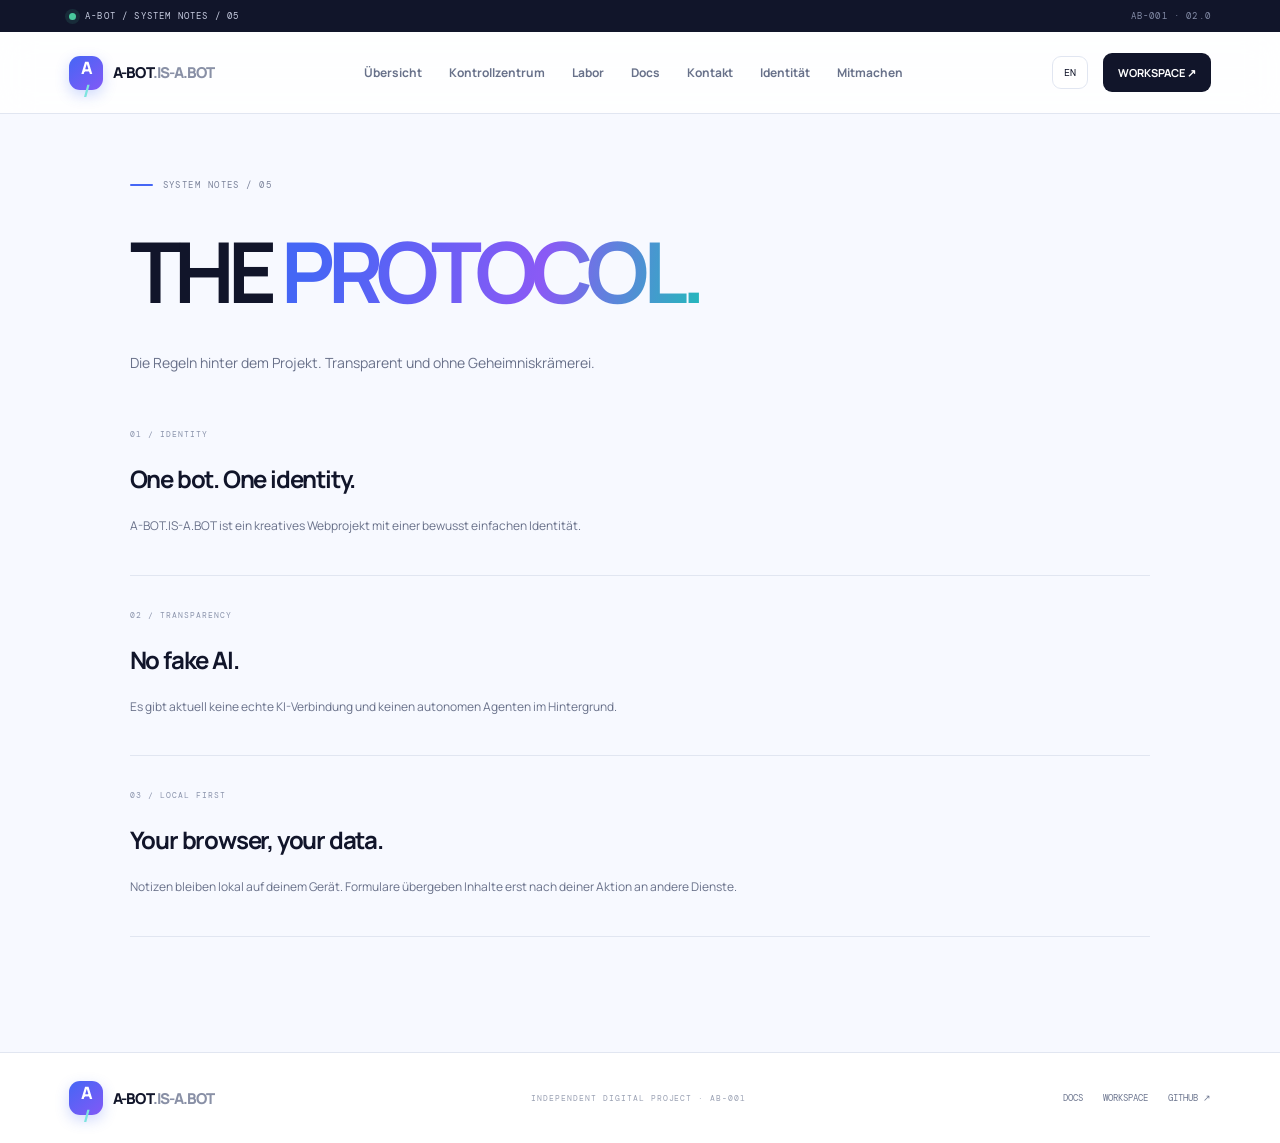
<file: protocol.html>
<!doctype html><html lang="de"><head><meta charset="utf-8"><meta name="viewport" content="width=device-width,initial-scale=1"><meta name="theme-color" content="#f7f9ff"><title>Protokoll — A-BOT.IS-A.BOT</title><link rel="stylesheet" href="styles.css?v=20261114c"></head><body><div class="announcement"><span class="live-dot"></span> A-BOT / SYSTEM NOTES / 05<span class="announce-right">AB-001 · 02.0</span></div><header class="site-header"><a class="logo" href="index.html"><span class="logo-symbol">A<span>/</span></span><span>A-BOT<span class="logo-muted">.IS-A.BOT</span></span></a><button class="menu-toggle" type="button" aria-label="Menü öffnen" aria-expanded="false">☰</button><nav class="main-nav"><a href="index.html" data-de="Übersicht" data-en="Overview">Übersicht</a><a href="workspace.html" data-de="Kontrollzentrum" data-en="Workspace">Kontrollzentrum</a><a href="lab.html" data-de="Labor" data-en="Lab">Labor</a><a href="docs.html" data-de="Docs" data-en="Docs">Docs</a><a href="contact.html" data-de="Kontakt" data-en="Contact">Kontakt</a><a href="bot.html" data-de="Identität" data-en="Identity">Identität</a><a href="contribute.html" data-de="Mitmachen" data-en="Contribute">Mitmachen</a></nav><div class="header-actions"><button class="lang-toggle">EN</button><a class="header-button" href="workspace.html">WORKSPACE ↗</a></div></header><main class="subpage"><div class="subpage-hero"><span class="eyebrow"><span class="eyebrow-line"></span> SYSTEM NOTES / 05</span><h1>THE <span class='gradient-text'>PROTOCOL.</span></h1><p>Die Regeln hinter dem Projekt. Transparent und ohne Geheimniskrämerei.</p></div><div class="docs-content"><article><span class="tool-number">01 / IDENTITY</span><h2>One bot. One identity.</h2><p data-de="A-BOT.IS-A.BOT ist ein kreatives Webprojekt mit einer bewusst einfachen Identität." data-en="A-BOT.IS-A.BOT is a creative web project with an intentionally simple identity.">A-BOT.IS-A.BOT ist ein kreatives Webprojekt mit einer bewusst einfachen Identität.</p></article><article><span class="tool-number">02 / TRANSPARENCY</span><h2>No fake AI.</h2><p data-de="Es gibt aktuell keine echte KI-Verbindung und keinen autonomen Agenten im Hintergrund." data-en="There is currently no live AI connection and no autonomous agent running in the background.">Es gibt aktuell keine echte KI-Verbindung und keinen autonomen Agenten im Hintergrund.</p></article><article><span class="tool-number">03 / LOCAL FIRST</span><h2>Your browser, your data.</h2><p data-de="Notizen bleiben lokal auf deinem Gerät. Formulare übergeben Inhalte erst nach deiner Aktion an andere Dienste." data-en="Notes stay locally on your device. Forms only hand content to other services after your action.">Notizen bleiben lokal auf deinem Gerät. Formulare übergeben Inhalte erst nach deiner Aktion an andere Dienste.</p></article></div></main><footer class="site-footer"><a class="logo" href="index.html"><span class="logo-symbol">A<span>/</span></span><span>A-BOT<span class="logo-muted">.IS-A.BOT</span></span></a><span>INDEPENDENT DIGITAL PROJECT · AB-001</span><div><a href="docs.html">DOCS</a><a href="workspace.html">WORKSPACE</a><a href="https://github.com/LordLOLQDH/a-bot.is-a.bot" target="_blank" rel="noopener">GITHUB ↗</a></div></footer><script src="app.js?v=20261114c"></script></body></html>
</file>
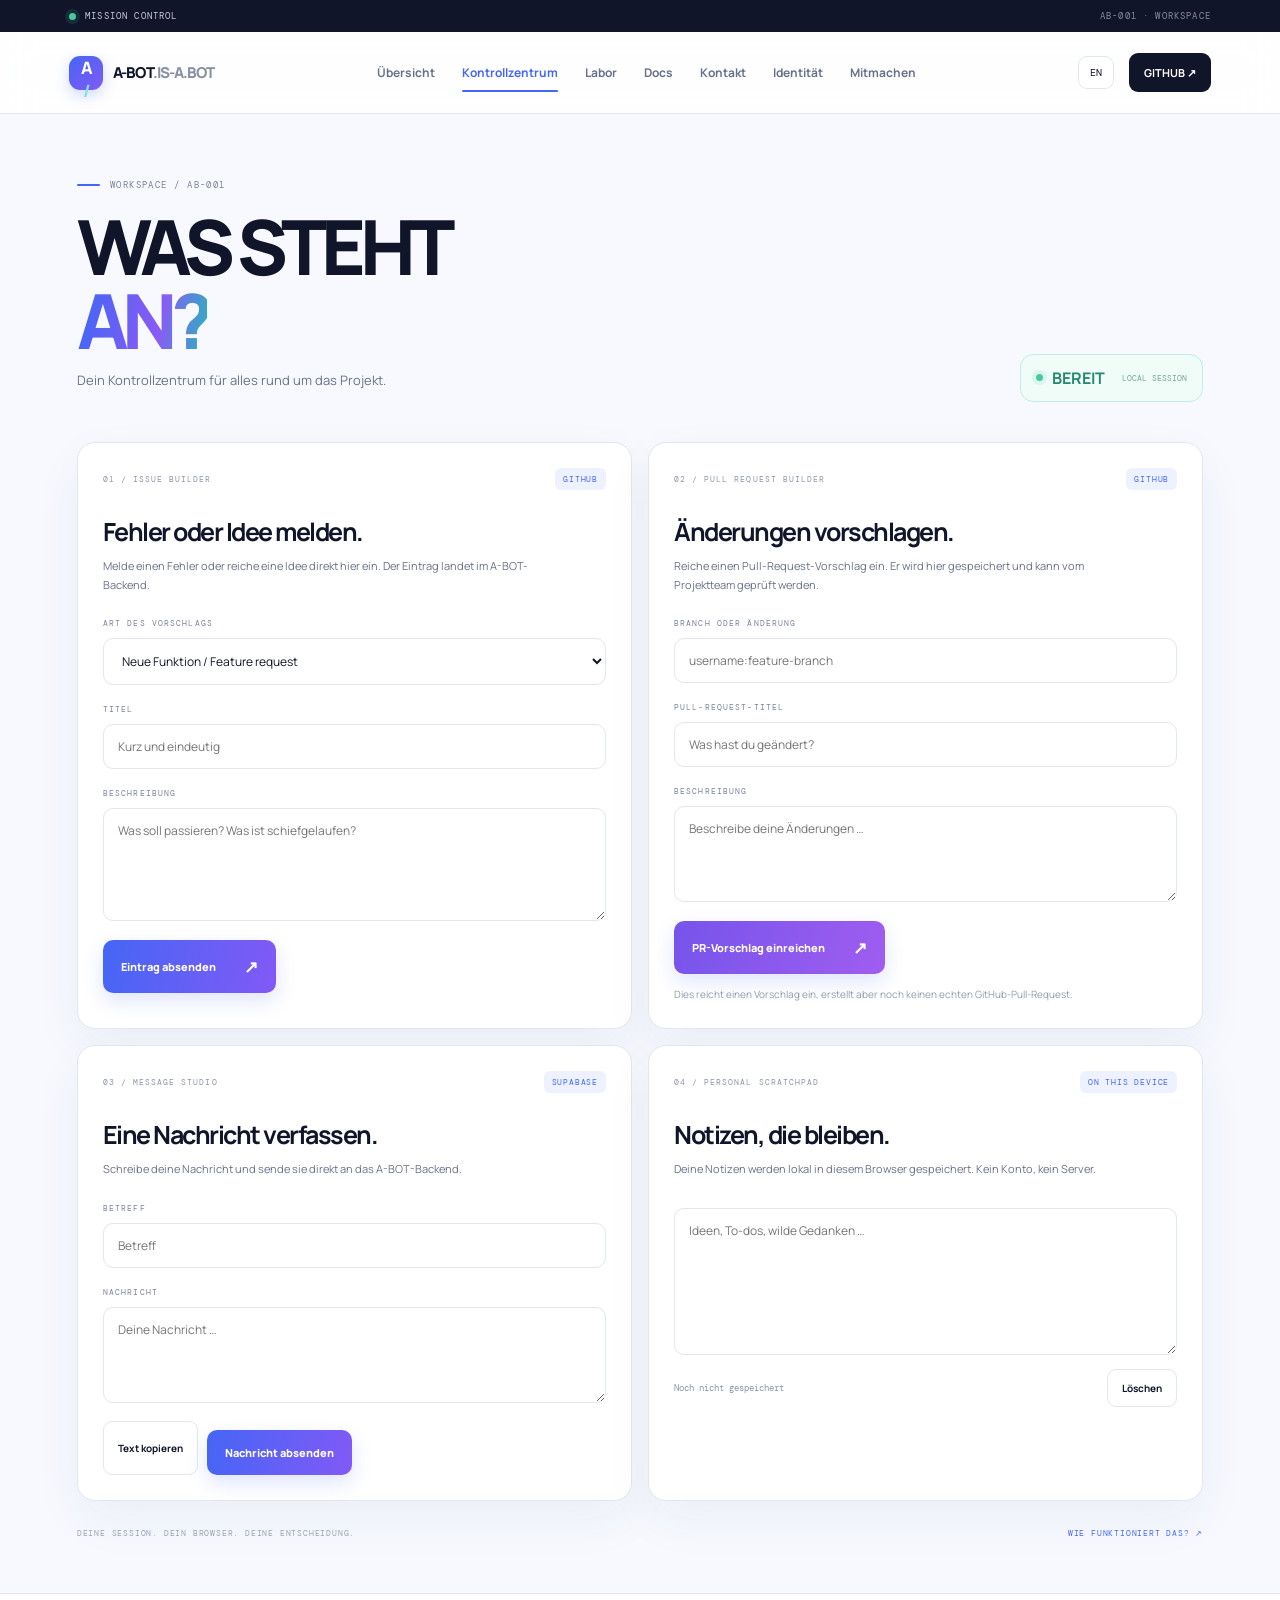
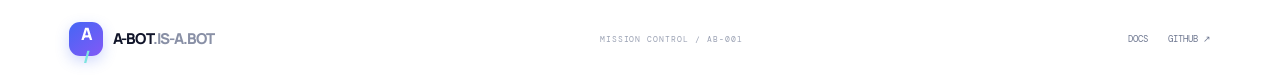
<file: workspace.html>
<!doctype html>
<html lang="de"><head><meta charset="utf-8"><meta name="viewport" content="width=device-width,initial-scale=1"><meta name="theme-color" content="#f7f9ff"><title>Mission Control — A-BOT.IS-A.BOT</title><link rel="stylesheet" href="styles.css?v=20261114c"></head><body><div class="announcement"><span class="live-dot"></span> MISSION CONTROL <span class="announce-right">AB-001 · WORKSPACE</span></div><header class="site-header"><a class="logo" href="index.html"><span class="logo-symbol">A<span>/</span></span><span>A-BOT<span class="logo-muted">.IS-A.BOT</span></span></a><button class="menu-toggle" type="button" aria-label="Menü öffnen" aria-expanded="false">☰</button><nav class="main-nav"><a href="index.html" data-de="Übersicht" data-en="Overview">Übersicht</a><a class="active" href="workspace.html" data-de="Kontrollzentrum" data-en="Workspace">Kontrollzentrum</a><a href="lab.html" data-de="Labor" data-en="Lab">Labor</a><a href="docs.html">Docs</a><a href="contact.html" data-de="Kontakt" data-en="Contact">Kontakt</a><a href="bot.html" data-de="Identität" data-en="Identity">Identität</a><a href="contribute.html" data-de="Mitmachen" data-en="Contribute">Mitmachen</a></nav><div class="header-actions"><button class="lang-toggle">EN</button><a class="header-button" href="https://github.com/LordLOLQDH/a-bot.is-a.bot" target="_blank" rel="noopener">GITHUB ↗</a></div></header><main class="workspace-page"><div class="page-title-row"><div><span class="eyebrow"><span class="eyebrow-line"></span> WORKSPACE / AB-001</span><h1 data-de="WAS STEHT<br><span class='gradient-text'>AN?</span>" data-en="WHAT'S<br><span class='gradient-text'>THE MOVE?</span>">WAS STEHT<br><span class="gradient-text">AN?</span></h1><p data-de="Dein Kontrollzentrum für alles rund um das Projekt." data-en="Your control room for everything around the project.">Dein Kontrollzentrum für alles rund um das Projekt.</p></div><div class="workspace-badge"><span class="live-dot"></span><b data-de="BEREIT" data-en="READY">BEREIT</b><small>LOCAL SESSION</small></div></div>
<div class="workspace-grid"><section class="tool-card issue-card"><div class="tool-top"><span class="tool-number">01 / ISSUE BUILDER</span><span class="tool-status">GITHUB</span></div><h2 data-de="Fehler oder Idee melden." data-en="Report a bug or idea.">Fehler oder Idee melden.</h2><p data-de="Melde einen Fehler oder reiche eine Idee direkt hier ein. Der Eintrag landet im A-BOT-Backend." data-en="Report a bug or submit an idea here. Your entry is stored in the A-BOT backend.">Füll das Formular aus. Daraus wird ein fertiger GitHub-Vorschlag, den du vor dem Absenden kontrollieren kannst.</p><form id="issue-form" class="stack-form"><label for="issue-kind" data-de="ART DES VORSCHLAGS" data-en="TYPE">ART DES VORSCHLAGS</label><select id="issue-kind"><option value="Feature request">Neue Funktion / Feature request</option><option value="Bug report">Fehler / Bug report</option><option value="Other">Sonstiges / Other</option></select><label for="issue-title" data-de="TITEL" data-en="TITLE">TITEL</label><input id="issue-title" required maxlength="100" placeholder="Kurz und eindeutig"><label for="issue-body" data-de="BESCHREIBUNG" data-en="DESCRIPTION">BESCHREIBUNG</label><textarea id="issue-body" rows="5" required maxlength="4000" placeholder="Was soll passieren? Was ist schiefgelaufen?"></textarea><button class="primary-button" type="submit"><span data-de="Eintrag absenden" data-en="Submit entry">GitHub-Issue vorbereiten</span><span>↗</span></button></form></section>
<section class="tool-card pr-card"><div class="tool-top"><span class="tool-number">02 / PULL REQUEST BUILDER</span><span class="tool-status">GITHUB</span></div><h2 data-de="Änderungen vorschlagen." data-en="Propose your changes.">Änderungen vorschlagen.</h2><p data-de="Reiche einen Pull-Request-Vorschlag ein. Er wird hier gespeichert und kann vom Projektteam geprüft werden." data-en="Submit a pull request proposal. It is stored here for the project team to review.">Hast du einen Branch auf GitHub? Dann kannst du hier einen Pull Request vorbereiten.</p><form id="pr-form" class="stack-form"><label for="pr-branch" data-de="BRANCH ODER ÄNDERUNG" data-en="BRANCH OR CHANGE">DEIN BRANCH (BEREITS HOCHGELADEN)</label><input id="pr-branch" required placeholder="username:feature-branch"><label for="pr-title" data-de="PULL-REQUEST-TITEL" data-en="PULL REQUEST TITLE">PULL-REQUEST-TITEL</label><input id="pr-title" required maxlength="100" placeholder="Was hast du geändert?"><label for="pr-body" data-de="BESCHREIBUNG" data-en="DESCRIPTION">BESCHREIBUNG</label><textarea id="pr-body" rows="4" placeholder="Beschreibe deine Änderungen …"></textarea><button class="primary-button button-violet" type="submit"><span data-de="PR-Vorschlag einreichen" data-en="Submit PR proposal">Pull Request öffnen</span><span>↗</span></button></form><small class="helper-text" data-de="Dies reicht einen Vorschlag ein, erstellt aber noch keinen echten GitHub-Pull-Request." data-en="This submits a proposal, but does not create an actual GitHub pull request yet.">GitHub verlangt eine Anmeldung. Dein Branch muss bereits auf GitHub existieren.</small></section>
<section class="tool-card message-card"><div class="tool-top"><span class="tool-number">03 / MESSAGE STUDIO</span><span class="tool-status">SUPABASE</span></div><h2 data-de="Eine Nachricht verfassen." data-en="Write a message.">Eine Nachricht verfassen.</h2><p data-de="Schreibe deine Nachricht und sende sie direkt an das A-BOT-Backend." data-en="Write your message and send it directly to the A-BOT backend.">Schreibe deine Nachricht. Du kannst sie kopieren oder als E-Mail-Entwurf öffnen.</p><form id="message-form" class="stack-form"><label for="message-subject" data-de="BETREFF" data-en="SUBJECT">BETREFF</label><input id="message-subject" required placeholder="Betreff"><label for="message-content" data-de="NACHRICHT" data-en="MESSAGE">NACHRICHT</label><textarea id="message-content" required rows="4" placeholder="Deine Nachricht …"></textarea><div class="button-row"><button class="secondary-button" type="button" id="copy-message" data-de="Text kopieren" data-en="Copy text">Text kopieren</button><button class="primary-button" type="submit" data-de="Nachricht absenden" data-en="Send message">Nachricht absenden</button></div></form></section>
<section class="tool-card local-card"><div class="tool-top"><span class="tool-number">04 / PERSONAL SCRATCHPAD</span><span class="tool-status">ON THIS DEVICE</span></div><h2 data-de="Notizen, die bleiben." data-en="Notes that stay.">Notizen, die bleiben.</h2><p data-de="Deine Notizen werden lokal in diesem Browser gespeichert. Kein Konto, kein Server." data-en="Your notes are saved locally in this browser. No account, no server.">Deine Notizen werden lokal in diesem Browser gespeichert. Kein Konto, kein Server.</p><textarea id="scratchpad" rows="7" placeholder="Ideen, To-dos, wilde Gedanken …"></textarea><div class="save-row"><span id="save-state" data-de="Noch nicht gespeichert" data-en="Not saved yet">Noch nicht gespeichert</span><button class="secondary-button" id="clear-notes" type="button" data-de="Löschen" data-en="Clear">Löschen</button></div></section></div><div class="workspace-bottom"><span data-de="DEINE SESSION. DEIN BROWSER. DEINE ENTSCHEIDUNG." data-en="YOUR SESSION. YOUR BROWSER. YOUR CALL.">DEINE SESSION. DEIN BROWSER. DEINE ENTSCHEIDUNG.</span><a href="docs.html" data-de="WIE FUNKTIONIERT DAS? ↗" data-en="HOW DOES IT WORK? ↗">WIE FUNKTIONIERT DAS? ↗</a></div></main><footer class="site-footer"><a class="logo" href="index.html"><span class="logo-symbol">A<span>/</span></span><span>A-BOT<span class="logo-muted">.IS-A.BOT</span></span></a><span>MISSION CONTROL / AB-001</span><div><a href="docs.html">DOCS</a><a href="https://github.com/LordLOLQDH/a-bot.is-a.bot" target="_blank" rel="noopener">GITHUB ↗</a></div></footer><script src="app.js?v=20261114c"></script></body></html>
</file>
<file: styles.css>
@import url('https://fonts.googleapis.com/css2?family=DM+Mono:wght@400;500&family=Manrope:wght@400;500;600;700;800&display=swap');
:root{--bg:#f7f9ff;--paper:#fff;--ink:#11152a;--muted:#69718a;--line:#e1e6f1;--blue:#4566f5;--violet:#8259f6;--cyan:#7de4df;--lime:#d8ff73;--mono:'DM Mono',monospace;--sans:'Manrope',Arial,sans-serif;--shadow:0 18px 50px #18234a0d}*{box-sizing:border-box}html{scroll-behavior:smooth}body{margin:0;background:var(--bg);color:var(--ink);font-family:var(--sans);-webkit-font-smoothing:antialiased}a{color:inherit;text-decoration:none}button,input,textarea,select{font:inherit}.announcement{height:32px;background:#11152a;color:#c7cce0;display:flex;align-items:center;gap:9px;padding:0 5.4%;font:9px var(--mono);letter-spacing:.13em}.announce-right{margin-left:auto;color:#858da8}.live-dot{display:inline-block;width:7px;height:7px;border-radius:50%;background:#49c99d;box-shadow:0 0 0 4px #49c99d20;flex:none}.site-header{height:82px;padding:0 5.4%;display:flex;align-items:center;gap:35px;background:#ffffffd9;backdrop-filter:blur(16px);border-bottom:1px solid var(--line);position:sticky;top:0;z-index:20}.logo{display:flex;align-items:center;gap:10px;font-size:15px;font-weight:800;letter-spacing:-.06em;white-space:nowrap}.logo-symbol{width:34px;height:34px;border-radius:11px;display:grid;place-items:center;background:linear-gradient(140deg,var(--blue),var(--violet));color:#fff;font-size:17px;box-shadow:0 5px 14px #4566f540}.logo-symbol span{color:var(--cyan)}.logo-muted{color:#8990a6}.main-nav{display:flex;gap:27px;margin:auto;font-size:12px;font-weight:700;color:#68718a}.main-nav a{padding:11px 0;position:relative}.main-nav a:hover,.main-nav a.active{color:var(--blue)}.main-nav a.active:after{content:'';position:absolute;bottom:0;left:0;width:100%;height:2px;background:var(--blue);border-radius:4px}.header-actions{display:flex;align-items:center;gap:15px}.lang-toggle{border:1px solid var(--line);background:white;border-radius:9px;padding:9px 11px;font:10px var(--mono);cursor:pointer;color:var(--ink)}.lang-toggle:hover{border-color:var(--blue);color:var(--blue)}.header-button{display:flex;gap:20px;align-items:center;background:var(--ink);color:white;padding:12px 15px;border-radius:9px;font-size:11px;font-weight:700}.header-button span{color:var(--cyan)}.menu-toggle{display:none;border:0;background:transparent;font-size:24px}.hero-wrap{max-width:1440px;margin:auto;padding:70px 7.2% 58px;display:grid;grid-template-columns:1.06fr .94fr;gap:6%;align-items:center;min-height:590px}.eyebrow{display:flex;align-items:center;gap:10px;color:#7a829a;font:9px var(--mono);letter-spacing:.16em}.eyebrow-line{height:2px;width:23px;background:var(--blue);border-radius:2px}.hero-copy h1,.page-title-row h1{font-size:clamp(56px,7.2vw,98px);line-height:.98;letter-spacing:-.085em;margin:27px 0 24px;font-weight:800}.gradient-text{background:linear-gradient(100deg,#4566f5 8%,#8a5af5 62%,#23b9bb);background-clip:text;-webkit-background-clip:text;color:transparent}.italic-word{font-style:italic;font-weight:500;color:#a3abc0}.hero-description{font-size:15px;line-height:1.85;color:var(--muted);max-width:490px}.hero-actions{display:flex;align-items:center;gap:22px;margin-top:30px}.primary-button{border:0;display:inline-flex;align-items:center;justify-content:space-between;gap:28px;padding:15px 18px;background:linear-gradient(105deg,var(--blue),var(--violet));color:white;border-radius:10px;font-size:11px;font-weight:800;box-shadow:0 8px 20px #4566f52b;cursor:pointer;transition:transform .18s,box-shadow .18s}.primary-button:hover{transform:translateY(-2px);box-shadow:0 12px 26px #4566f548}.primary-button span:last-child{font-size:17px}.quiet-link{font-size:11px;font-weight:700;color:#7c8499}.quiet-link:hover{color:var(--blue)}.hero-meta{display:flex;justify-content:space-between;max-width:420px;margin-top:58px;padding-top:17px;border-top:1px solid var(--line);font:9px var(--mono);letter-spacing:.1em;color:#9098ad}.hero-meta b{color:var(--blue)}.hero-visual{height:425px;border-radius:32px;background:radial-gradient(circle at 50% 44%,#fff 0 18%,transparent 19%),linear-gradient(145deg,#e9edff,#e6f7f7 70%,#f0eaff);position:relative;overflow:hidden;display:grid;place-items:center;isolation:isolate}.visual-grid{position:absolute;inset:0;background-image:linear-gradient(#8999d21c 1px,transparent 1px),linear-gradient(90deg,#8999d21c 1px,transparent 1px);background-size:32px 32px;mask-image:linear-gradient(transparent,#000 20%,#000 80%,transparent)}.visual-orbit{position:absolute;border:1px solid #6b7ee45c;border-radius:50%;transform:rotate(-25deg)}.orbit-a{width:370px;height:210px}.orbit-b{width:280px;height:360px;transform:rotate(42deg)}.bot-core{position:relative;width:190px;height:190px;border-radius:54px 54px 64px 64px;background:linear-gradient(145deg,#536ff7,#805cf2);box-shadow:inset 10px 10px 20px #ffffff42,inset -12px -15px 25px #312bbd55,0 28px 40px #465fe53d;transform:rotate(-7deg);animation:float 5s ease-in-out infinite;z-index:2}.bot-core:before{content:'';position:absolute;width:72px;height:18px;border-radius:50%;background:#ffffff29;top:-17px;left:55px;filter:blur(5px)}.bot-glass{position:absolute;inset:36px 25px 47px;border-radius:30px;background:linear-gradient(145deg,#222b58,#131a37);display:flex;align-items:center;justify-content:center;gap:24px;box-shadow:inset 0 0 18px #0008}.bot-glass i{width:17px;height:23px;border-radius:50%;background:var(--cyan);box-shadow:0 0 16px #7de4dfb5}.bot-glass span{position:absolute;bottom:22px;width:36px;height:10px;border-bottom:3px solid #7de4df;border-radius:50%}.bot-side{position:absolute;width:18px;height:60px;background:#3449b8;border-radius:12px;top:64px}.side-left{left:-12px}.side-right{right:-12px}.floating-chip{position:absolute;background:#ffffffd9;border:1px solid #fff;border-radius:12px;padding:11px 14px;box-shadow:0 10px 28px #26356815;font:9px var(--mono);letter-spacing:.08em;z-index:3;display:flex;align-items:center;gap:9px}.floating-chip b{color:var(--blue)}.chip-top{top:48px;left:35px}.chip-bottom{bottom:42px;right:35px}.visual-cross{position:absolute;color:#8c79f4;font-size:22px}.cross-a{top:23%;right:20%}.cross-b{bottom:24%;left:17%}.visual-caption{position:absolute;bottom:17px;left:22px;font:8px var(--mono);color:#8992b1;letter-spacing:.12em}.ticker{background:var(--ink);color:white;overflow:hidden;padding:14px 0;white-space:nowrap;font:10px var(--mono);letter-spacing:.17em}.ticker div{word-spacing:9px}.ticker span{color:var(--cyan);margin:0 15px}.status-strip{display:grid;grid-template-columns:repeat(4,1fr);padding:22px 8%;background:white;border-bottom:1px solid var(--line);gap:15px}.status-strip>div{display:flex;flex-direction:column;gap:8px;border-right:1px solid var(--line);padding-left:20px}.status-strip>div:first-child{padding-left:0}.status-strip>div:last-child{border:0}.status-label{font:8px var(--mono);letter-spacing:.14em;color:#9aa1b3}.status-strip strong{font-size:12px;display:flex;align-items:center;gap:9px}.status-muted{color:#9aa1b3}.section{max-width:1440px;margin:auto;padding:100px 7.2%}.section-heading{display:flex;justify-content:space-between;align-items:end;margin-bottom:35px}.section-heading h2,.quick-copy h2{font-size:clamp(40px,5.5vw,66px);line-height:1.03;letter-spacing:-.075em;margin:19px 0 0}.section-heading>p{max-width:310px;font-size:13px;line-height:1.8;color:var(--muted);margin:0 0 7px}.feature-grid{display:grid;grid-template-columns:repeat(4,1fr);gap:14px}.feature-card{min-height:280px;padding:23px;border-radius:19px;position:relative;overflow:hidden;display:flex;flex-direction:column;box-shadow:var(--shadow);transition:transform .2s,box-shadow .2s}.feature-card:hover{transform:translateY(-6px);box-shadow:0 22px 40px #18234a17}.feature-main{background:linear-gradient(145deg,#e7edff,#dce5ff)}.feature-lab{background:linear-gradient(145deg,#e3f8f5,#d8f4ef)}.feature-docs{background:linear-gradient(145deg,#f0eaff,#e8e1ff)}.feature-contact{background:linear-gradient(145deg,#fff1e8,#ffe8ef)}.feature-index{font:8px var(--mono);letter-spacing:.13em;color:#7e88a3}.feature-icon{height:93px;width:93px;border-radius:28px;display:grid;place-items:center;margin:auto 0 17px;font-size:43px}.icon-control{background:#4968f5;color:white;box-shadow:0 12px 25px #4968f533}.icon-lab{background:#1eb4a9;color:white}.icon-docs{background:#8664ed;color:white}.icon-contact{background:#ef8f9d;color:white}.feature-card h3{font-size:21px;letter-spacing:-.05em;margin:0 0 8px}.feature-card p{font-size:11px;line-height:1.65;color:#6f7891;max-width:210px;margin:0}.feature-arrow{position:absolute;right:23px;bottom:21px;font-size:20px;color:#6374d8}.mission-band{background:var(--ink);color:white;padding:82px 9%;display:grid;grid-template-columns:1.05fr .75fr .55fr;gap:6%;align-items:center;position:relative;overflow:hidden}.mission-band h2{font-size:clamp(37px,4.5vw,58px);line-height:1.02;letter-spacing:-.07em;margin:22px 0 0}.mission-band h2 span{color:var(--cyan)}.mission-copy p{font-size:12px;line-height:1.9;color:#aab2cb}.line-link{display:inline-block;margin-top:17px;color:var(--cyan);font:9px var(--mono);letter-spacing:.1em}.mission-orb{width:160px;height:160px;border:1px solid #6572b8;border-radius:50%;display:grid;place-items:center;position:relative;background:radial-gradient(circle,#7c6df2 0 6%,#353e7b 7% 40%,transparent 41%)}.mission-orb span{font-size:55px;font-weight:800;color:white;z-index:1}.mission-orb i{position:absolute;width:205px;height:70px;border:1px solid #7de4df80;border-radius:50%;transform:rotate(-35deg)}.quick-action{display:grid;grid-template-columns:.8fr 1.2fr;gap:10%;align-items:center}.quick-copy p{font-size:13px;line-height:1.8;color:var(--muted);max-width:330px}.quick-form,.stack-form{display:flex;flex-direction:column;gap:10px}.quick-form label,.stack-form label{font:8px var(--mono);letter-spacing:.14em;color:#7b849d;margin-top:9px}.quick-form input,.quick-form textarea,.stack-form input,.stack-form textarea,.stack-form select,.local-card textarea{width:100%;border:1px solid var(--line);border-radius:10px;background:white;padding:13px 14px;color:var(--ink);font-size:12px;outline:none;resize:vertical}.quick-form input:focus,.quick-form textarea:focus,.stack-form input:focus,.stack-form textarea:focus,.stack-form select:focus,.local-card textarea:focus{border-color:var(--blue);box-shadow:0 0 0 3px #4566f51a}.quick-form .primary-button{align-self:flex-start;margin-top:10px}.quick-form small,.helper-text{font-size:10px;color:#9299ab;line-height:1.7}.site-footer{background:#fff;border-top:1px solid var(--line);padding:28px 5.4%;display:flex;align-items:center;justify-content:space-between;gap:20px}.site-footer>span{font:8px var(--mono);letter-spacing:.12em;color:#9ba2b4}.site-footer>div{display:flex;gap:20px;font:9px var(--mono);color:#6f7891}.site-footer a:hover{color:var(--blue)}.workspace-page{max-width:1320px;margin:auto;padding:65px 6% 55px}.page-title-row{display:flex;justify-content:space-between;align-items:end;margin-bottom:40px}.page-title-row h1{font-size:clamp(52px,6vw,76px);margin:18px 0 10px}.page-title-row p{font-size:13px;color:var(--muted)}.workspace-badge{border:1px solid #bfeee0;background:#effcf8;border-radius:13px;padding:12px 15px;display:flex;align-items:center;gap:9px;color:#25896b}.workspace-badge small{font:8px var(--mono);color:#78a897;margin-left:8px}.workspace-grid{display:grid;grid-template-columns:1fr 1fr;gap:16px}.tool-card{background:white;border:1px solid var(--line);border-radius:18px;padding:25px;box-shadow:var(--shadow)}.tool-top{display:flex;justify-content:space-between;align-items:center}.tool-number{font:8px var(--mono);letter-spacing:.13em;color:#8c95ad}.tool-status{font:8px var(--mono);letter-spacing:.1em;color:var(--blue);background:#eef1ff;border-radius:6px;padding:6px 8px}.tool-card h2{font-size:25px;letter-spacing:-.06em;margin:24px 0 7px}.tool-card>p{font-size:11px;line-height:1.75;color:var(--muted);max-width:460px;margin:0 0 15px}.stack-form .primary-button{align-self:flex-start;margin-top:9px}.button-violet{background:linear-gradient(110deg,#7654eb,#a05df0)}.helper-text{display:block;margin-top:12px}.button-row{display:flex;gap:9px;flex-wrap:wrap;margin-top:8px}.secondary-button{border:1px solid var(--line);border-radius:9px;background:white;padding:11px 14px;font-size:10px;font-weight:700;cursor:pointer;color:var(--ink)}.secondary-button:hover{border-color:var(--blue);color:var(--blue)}.local-card textarea{margin-top:14px;min-height:130px}.save-row{display:flex;justify-content:space-between;align-items:center;margin-top:9px}.save-row span{font:9px var(--mono);color:#8b94a9}.workspace-bottom{display:flex;justify-content:space-between;gap:15px;margin-top:27px;font:8px var(--mono);letter-spacing:.1em;color:#9aa2b5}.workspace-bottom a{color:var(--blue)}.subpage{max-width:1200px;margin:auto;padding:65px 7% 90px}.subpage-hero{margin-bottom:45px}.subpage-hero h1{font-size:clamp(48px,7vw,84px);letter-spacing:-.08em;margin:22px 0}.subpage-hero p{font-size:14px;color:var(--muted);line-height:1.8;max-width:560px}.docs-grid{display:grid;grid-template-columns:220px 1fr;gap:8%}.docs-nav{display:flex;flex-direction:column;gap:13px;align-self:start;position:sticky;top:110px;font:10px var(--mono);color:#7b849d}.docs-nav a:hover{color:var(--blue)}.docs-content article{padding:0 0 25px;margin-bottom:25px;border-bottom:1px solid var(--line);scroll-margin-top:110px}.docs-content h2{font-size:24px;letter-spacing:-.05em}.docs-content p,.docs-content li{font-size:12px;line-height:1.9;color:var(--muted)}.contact-grid{display:grid;grid-template-columns:.8fr 1.2fr;gap:10%}.contact-panel{background:white;border:1px solid var(--line);border-radius:18px;padding:28px}.contact-panel h2{font-size:27px;letter-spacing:-.06em}.contact-panel p{font-size:12px;line-height:1.8;color:var(--muted)}.contact-panel .stack-form{margin-top:20px}.lab-tools{display:grid;grid-template-columns:1fr 1fr;gap:16px}.lab-widget{background:white;border:1px solid var(--line);border-radius:18px;padding:25px}.lab-widget h2{font-size:23px;letter-spacing:-.05em}.terminal-window{background:#11152a;border-radius:12px;color:#a7f1df;padding:18px;font:11px var(--mono);min-height:190px}.terminal-log{min-height:100px;white-space:pre-wrap;line-height:1.8}.terminal-entry{display:flex;gap:8px}.terminal-entry input{background:transparent;border:0;border-bottom:1px solid #424a71;color:white;outline:none;min-width:0;flex:1;padding:8px}.terminal-entry button{background:#7de4df;border:0;border-radius:5px;padding:7px 10px;font:9px var(--mono);cursor:pointer}.generator-output{font-size:17px;line-height:1.5;min-height:80px;color:#3d4c80}.site-footer a{cursor:pointer}@keyframes float{0%,100%{transform:translateY(0) rotate(-7deg)}50%{transform:translateY(-13px) rotate(-4deg)}}
@media(max-width:1050px){.site-header{gap:18px}.main-nav{gap:16px}.feature-grid{grid-template-columns:repeat(2,1fr)}.mission-band{grid-template-columns:1fr 1fr}.mission-orb{display:none}.hero-wrap{padding-left:5%;padding-right:5%}}@media(max-width:760px){.site-header{height:70px;padding:0 5%;gap:12px}.menu-toggle{display:block;order:3;margin-left:auto}.header-actions{order:4}.main-nav{display:none;position:absolute;top:69px;left:0;right:0;background:white;padding:18px 6%;border-bottom:1px solid var(--line);flex-direction:column;gap:10px;box-shadow:0 15px 25px #18234a12}.main-nav.open{display:flex}.header-button{display:none}.hero-wrap{grid-template-columns:1fr;padding:50px 6% 40px;gap:35px}.hero-copy h1{font-size:clamp(52px,13vw,76px)}.hero-visual{height:340px;border-radius:22px}.bot-core{transform:scale(.82) rotate(-7deg)}.hero-meta{margin-top:35px}.status-strip{grid-template-columns:1fr 1fr;padding:18px 6%;row-gap:18px}.status-strip>div:nth-child(2){border:0}.status-strip>div:nth-child(3){padding-left:0}.section{padding:70px 6%}.section-heading{display:block}.section-heading>p{margin-top:18px}.feature-grid{grid-template-columns:1fr 1fr}.feature-card{min-height:240px;padding:17px}.feature-icon{width:70px;height:70px;font-size:33px}.feature-card h3{font-size:17px}.feature-card p{font-size:10px}.mission-band{grid-template-columns:1fr;padding:65px 7%;gap:20px}.quick-action{grid-template-columns:1fr;gap:28px}.site-footer{flex-wrap:wrap;padding:25px 6%}.site-footer>span{order:3;width:100%}.workspace-page{padding:45px 5%}.page-title-row{align-items:flex-start}.workspace-grid{grid-template-columns:1fr}.workspace-badge{display:none}.tool-card{padding:20px}.subpage{padding:50px 6%}.docs-grid,.contact-grid,.lab-tools{grid-template-columns:1fr;gap:25px}.docs-nav{position:static;display:grid;grid-template-columns:1fr 1fr}.workspace-bottom{flex-direction:column}.announcement{padding:0 5%}}@media(max-width:420px){.feature-grid{grid-template-columns:1fr}.feature-card{min-height:215px}.hero-actions{align-items:flex-start;flex-direction:column}.header-actions{gap:6px}.logo{font-size:13px}.logo-symbol{width:30px;height:30px}.hero-visual{height:300px}.chip-top{left:13px;top:25px}.chip-bottom{right:13px;bottom:25px}}

.pr-preview{margin-top:16px;padding:14px;border-radius:10px;background:#f0f3ff;border:1px solid #dce3ff}.pr-preview p{font-size:10px;line-height:1.7;color:#67718e;margin:0 0 10px}.pr-preview .secondary-button{background:white}

/* A-BOT 2.1 — mobile and backend form states */
.form-status{margin:14px 0 0;padding:12px 14px;border-radius:10px;background:#eaf8f1;color:#176b4a;font-size:12px;line-height:1.5;border:1px solid #c8ead8}
.form-status.is-error{background:#fff0ef;color:#a3342c;border-color:#f2cfca}
button:disabled{opacity:.65;cursor:wait;transform:none!important}
.hp-field{position:absolute!important;left:-10000px!important;top:auto!important;width:1px!important;height:1px!important;overflow:hidden!important}
@media(max-width:800px){
 .site-header{height:68px;padding:0 18px;gap:10px}
 .menu-toggle{display:block;order:3;margin-left:auto;padding:8px 10px}
 .header-actions{order:4;gap:7px}
 .main-nav{display:none!important;position:absolute;top:67px;left:0;right:0;margin:0;padding:16px 20px 20px;background:#fff;flex-direction:column!important;align-items:stretch;gap:0!important;border-bottom:1px solid var(--line);box-shadow:0 15px 28px #18234a18}
 .main-nav.open{display:flex!important}
 .main-nav a{display:block;padding:13px 4px;border-bottom:1px solid #edf0f7;font-size:13px}
 .main-nav a:last-child{border-bottom:0}
 .header-button{display:none}
}
@media(max-width:520px){
 .announcement{font-size:8px;letter-spacing:.08em;padding:0 16px}
 .hero-wrap{padding:42px 20px 35px;min-height:0}
 .hero-copy h1{font-size:clamp(48px,13vw,66px)}
 .hero-visual{height:275px}
 .status-strip{padding:18px 20px}
 .section{padding:58px 20px}
 .feature-grid{grid-template-columns:1fr;gap:12px}
 .feature-card{min-height:190px}
 .quick-action{gap:20px}
 .workspace-page,.subpage{padding:38px 18px 55px}
 .tool-card,.contact-panel,.lab-widget{padding:18px}
 .site-footer{padding:22px 18px}
}
</file>
